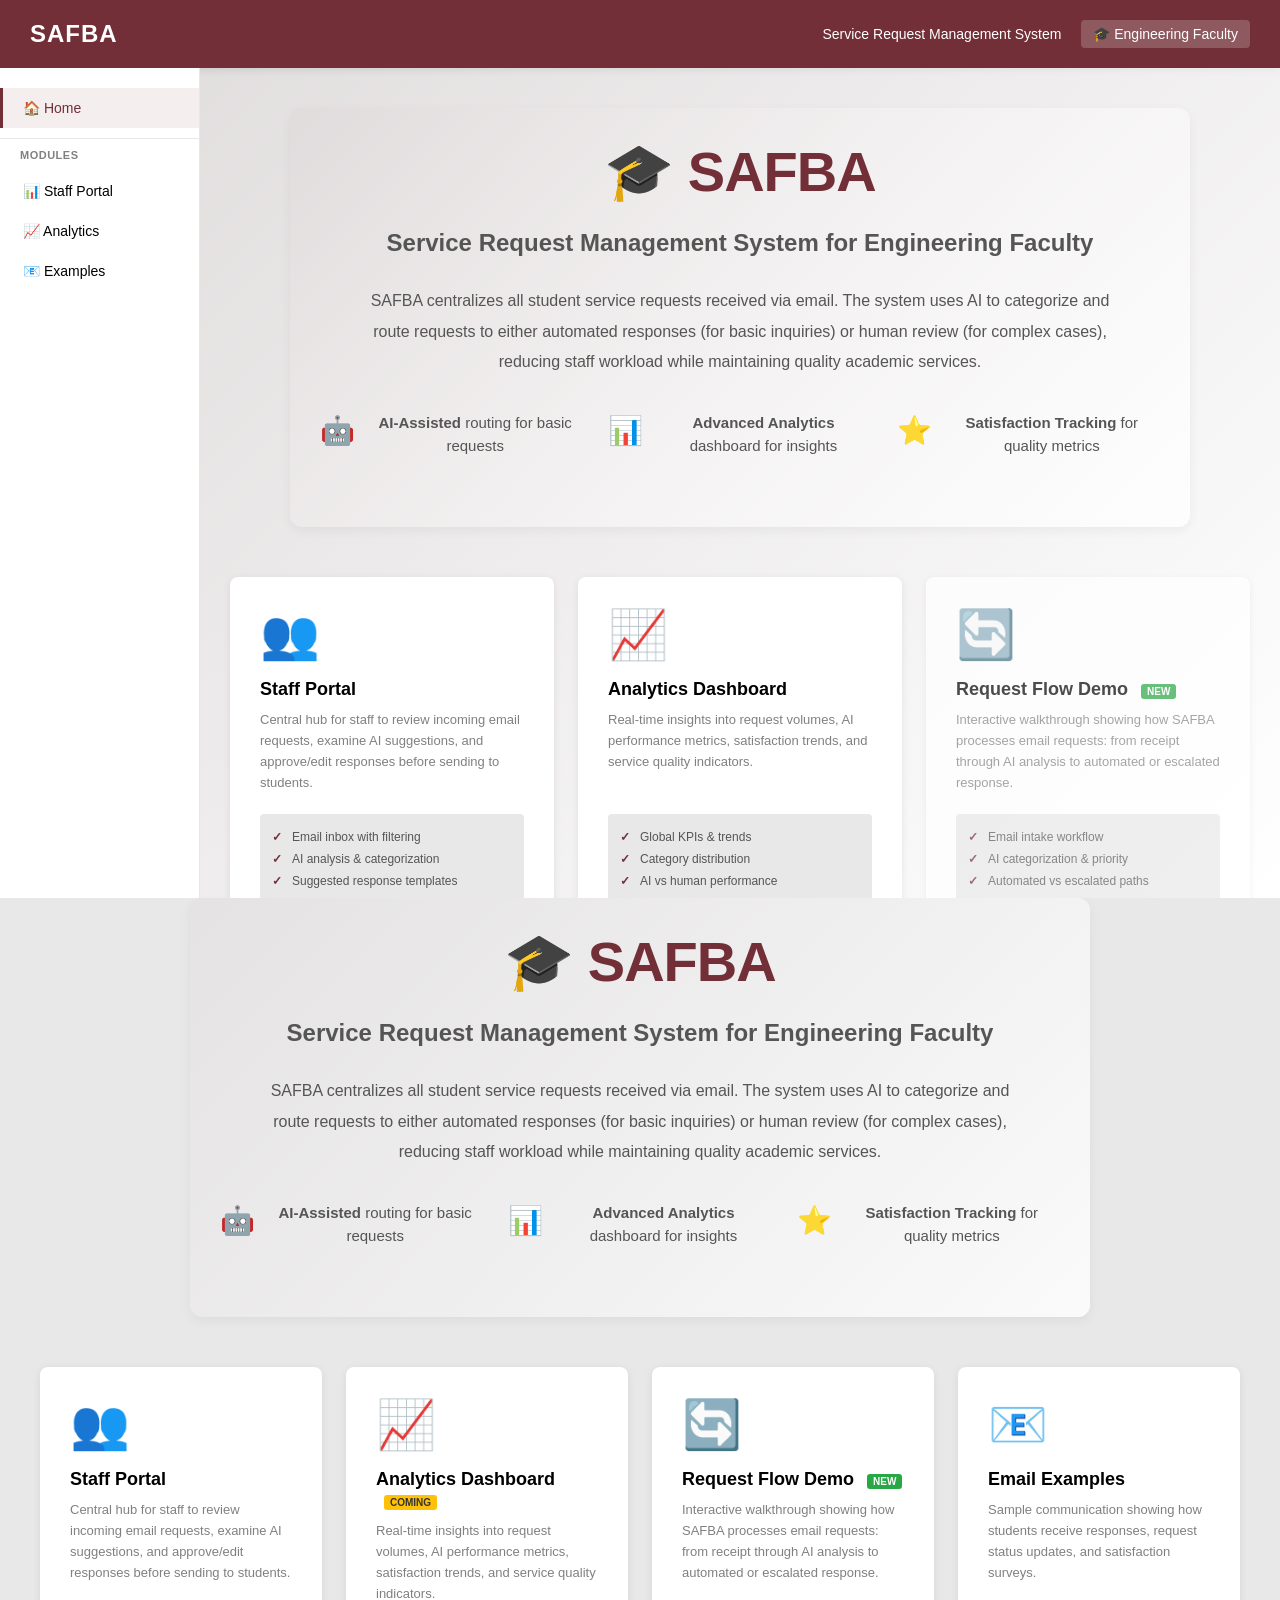
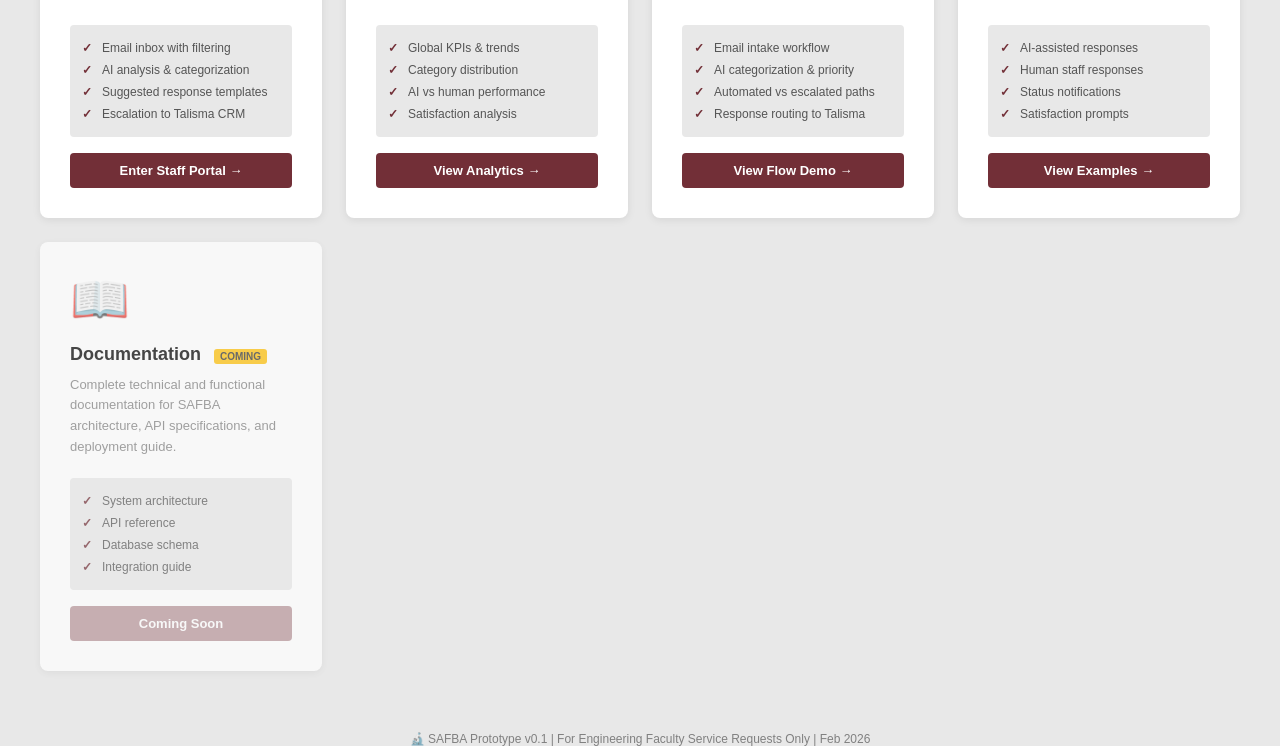
<file: index.html>
<!DOCTYPE html>
<html lang="en">
<head>
    <meta charset="UTF-8">
    <meta name="viewport" content="width=device-width, initial-scale=1.0">
    <title>SAFBA - Service Request Management System</title>
    <link rel="stylesheet" href="styles.css">
</head>
<body>
    <!-- Header -->
    <header>
        <div class="logo">SAFBA</div>
        <div class="header-info">
            <span>Service Request Management System</span>
            <div class="user-badge">🎓 Engineering Faculty</div>
        </div>
    </header>

    <!-- Main Container -->
    <div class="container">
        <!-- Sidebar -->
        <aside class="sidebar">
            <div class="nav-item active">🏠 Home</div>
            <div style="border-top: 1px solid var(--light-grey); margin: 10px 0; padding: 0 20px;">
                <div style="font-size: 11px; font-weight: 600; color: var(--grey); text-transform: uppercase; letter-spacing: 0.5px; margin-top: 10px;">Modules</div>
            </div>
            <div class="nav-item"><a href="staff-portal.html" style="color: inherit; text-decoration: none; display: block;">📊 Staff Portal</a></div>
            <div class="nav-item"><a href="analytics.html" style="color: inherit; text-decoration: none; display: block;">📈 Analytics</a></div>
            <div class="nav-item"><a href="email-examples.html" style="color: inherit; text-decoration: none; display: block;">📧 Examples</a></div>
        </aside>

        <!-- Main Content -->
        <div class="main-content">
            <div class="view-section home-view active" style="display: flex !important; flex-direction: column;">
                <div class="home-header">
                    <div class="home-title">🎓 SAFBA</div>
                    <div class="home-subtitle">Service Request Management System for Engineering Faculty</div>
                    <div class="home-description">
                        SAFBA centralizes all student service requests received via email. The system uses AI to categorize and route requests to either automated responses (for basic inquiries) or human review (for complex cases), reducing staff workload while maintaining quality academic services.
                    </div>

                    <div class="feature-list">
                        <div class="feature-item">
                            <div class="feature-icon">🤖</div>
                            <div class="feature-text"><strong>AI-Assisted</strong> routing for basic requests</div>
                        </div>
                        <div class="feature-item">
                            <div class="feature-icon">📊</div>
                            <div class="feature-text"><strong>Advanced Analytics</strong> dashboard for insights</div>
                        </div>
                        <div class="feature-item">
                            <div class="feature-icon">⭐</div>
                            <div class="feature-text"><strong>Satisfaction Tracking</strong> for quality metrics</div>
                        </div>
                    </div>
                </div>

                <!-- Module Grid -->
                <div class="module-grid">
                    <!-- Staff Portal -->
                    <div class="module-card" onclick="window.location.href='staff-portal.html'">
                        <div class="module-icon">👥</div>
                        <div class="module-title">Staff Portal</div>
                        <div class="module-description">
                            Central hub for staff to review incoming email requests, examine AI suggestions, and approve/edit responses before sending to students.
                        </div>
                        <div class="module-features">
                            <ul>
                                <li>Email inbox with filtering</li>
                                <li>AI analysis & categorization</li>
                                <li>Suggested response templates</li>
                                <li>Escalation to Talisma CRM</li>
                            </ul>
                        </div>
                        <button class="module-link">Enter Staff Portal →</button>
                    </div>

                    <!-- Analytics Dashboard -->
                    <div class="module-card" onclick="window.location.href='analytics.html'">
                        <div class="module-icon">📈</div>
                        <div class="module-title">Analytics Dashboard</div>
                        <div class="module-description">
                            Real-time insights into request volumes, AI performance metrics, satisfaction trends, and service quality indicators.
                        </div>
                        <div class="module-features">
                            <ul>
                                <li>Global KPIs & trends</li>
                                <li>Category distribution</li>
                                <li>AI vs human performance</li>
                                <li>Satisfaction analysis</li>
                            </ul>
                        </div>
                        <button class="module-link">View Analytics →</button>
                    </div>

                    <!-- Request Flow Demo -->
                    <div class="module-card" style="opacity: 0.7; cursor: not-allowed;">
                        <div class="module-icon">🔄</div>
                        <div class="module-title">Request Flow Demo <span class="badge-new">new</span></div>
                        <div class="module-description">
                            Interactive walkthrough showing how SAFBA processes email requests: from receipt through AI analysis to automated or escalated response.
                        </div>
                        <div class="module-features">
                            <ul>
                                <li>Email intake workflow</li>
                                <li>AI categorization & priority</li>
                                <li>Automated vs escalated paths</li>
                                <li>Response routing to Talisma</li>
                            </ul>
                        </div>
                        <button class="module-link" style="opacity: 0.5;">Coming Soon</button>
                    </div>

                    <!-- Email Examples -->
                    <div class="module-card" onclick="window.location.href='email-examples.html'">
                        <div class="module-icon">📧</div>
                        <div class="module-title">Email Examples</div>
                        <div class="module-description">
                            Sample communications showing how students receive responses, request status updates, and satisfaction surveys.
                        </div>
                        <div class="module-features">
                            <ul>
                                <li>AI-assisted responses</li>
                                <li>Human staff responses</li>
                                <li>Status notifications</li>
                                <li>Satisfaction prompts</li>
                            </ul>
                        </div>
                        <button class="module-link">View Examples →</button>
                    </div>

                    <!-- Documentation -->
                    <div class="module-card" style="opacity: 0.7; cursor: not-allowed;">
                        <div class="module-icon">📖</div>
                        <div class="module-title">Documentation <span class="badge-beta">coming</span></div>
                        <div class="module-description">
                            Complete technical and functional documentation for SAFBA architecture, API specifications, and deployment guide.
                        </div>
                        <div class="module-features">
                            <ul>
                                <li>System architecture</li>
                                <li>API reference</li>
                                <li>Database schema</li>
                                <li>Integration guide</li>
                            </ul>
                        </div>
                        <button class="module-link" style="opacity: 0.5;">Coming Soon</button>
                    </div>

                    <!-- Talisma Integration -->
                    <div class="module-card" style="opacity: 0.7; cursor: not-allowed;">
                        <div class="module-icon">🔗</div>
                        <div class="module-title">Talisma Integration <span class="badge-beta">coming</span></div>
                        <div class="module-description">
                            Seamless integration with Talisma CRM for escalated requests and maintaining student history records.
                        </div>
                        <div class="module-features">
                            <ul>
                                <li>Request escalation</li>
                                <li>Case management sync</li>
                                <li>Student history</li>
                                <li>Automated handoff</li>
                            </ul>
                        </div>
                        <button class="module-link" style="opacity: 0.5;">Coming Soon</button>
                    </div>
                </div>

                <div class="footer-note">
                    🔬 SAFBA Prototype v0.2 | For Engineering Faculty Service Requests Only | Feb 2026
                </div>
            </div>
        </div>
    </div>
</body>
</html>
                <div class="home-header">
                    <div class="home-title">🎓 SAFBA</div>
                    <div class="home-subtitle">Service Request Management System for Engineering Faculty</div>
                    <div class="home-description">
                        SAFBA centralizes all student service requests received via email. The system uses AI to categorize and route requests to either automated responses (for basic inquiries) or human review (for complex cases), reducing staff workload while maintaining quality academic services.
                    </div>

                    <div class="feature-list">
                        <div class="feature-item">
                            <div class="feature-icon">🤖</div>
                            <div class="feature-text"><strong>AI-Assisted</strong> routing for basic requests</div>
                        </div>
                        <div class="feature-item">
                            <div class="feature-icon">📊</div>
                            <div class="feature-text"><strong>Advanced Analytics</strong> dashboard for insights</div>
                        </div>
                        <div class="feature-item">
                            <div class="feature-icon">⭐</div>
                            <div class="feature-text"><strong>Satisfaction Tracking</strong> for quality metrics</div>
                        </div>
                    </div>
                </div>

                <!-- Module Grid -->
                <div class="module-grid">
                    <!-- Staff Portal -->
                    <div class="module-card" onclick="window.location.href='staff-portal.html'">
                        <div class="module-icon">👥</div>
                        <div class="module-title">Staff Portal</div>
                        <div class="module-description">
                            Central hub for staff to review incoming email requests, examine AI suggestions, and approve/edit responses before sending to students.
                        </div>
                        <div class="module-features">
                            <ul>
                                <li>Email inbox with filtering</li>
                                <li>AI analysis & categorization</li>
                                <li>Suggested response templates</li>
                                <li>Escalation to Talisma CRM</li>
                            </ul>
                        </div>
                        <button class="module-link">Enter Staff Portal →</button>
                    </div>

                    <!-- Analytics Dashboard -->
                    <div class="module-card" onclick="window.location.href='analytics.html'">
                        <div class="module-icon">📈</div>
                        <div class="module-title">Analytics Dashboard <span class="badge-beta">coming</span></div>
                        <div class="module-description">
                            Real-time insights into request volumes, AI performance metrics, satisfaction trends, and service quality indicators.
                        </div>
                        <div class="module-features">
                            <ul>
                                <li>Global KPIs & trends</li>
                                <li>Category distribution</li>
                                <li>AI vs human performance</li>
                                <li>Satisfaction analysis</li>
                            </ul>
                        </div>
                        <button class="module-link">View Analytics →</button>
                    </div>

                    <!-- Request Flow Demo -->
                    <div class="module-card" onclick="window.location.href='#'">
                        <div class="module-icon">🔄</div>
                        <div class="module-title">Request Flow Demo <span class="badge-new">new</span></div>
                        <div class="module-description">
                            Interactive walkthrough showing how SAFBA processes email requests: from receipt through AI analysis to automated or escalated response.
                        </div>
                        <div class="module-features">
                            <ul>
                                <li>Email intake workflow</li>
                                <li>AI categorization & priority</li>
                                <li>Automated vs escalated paths</li>
                                <li>Response routing to Talisma</li>
                            </ul>
                        </div>
                        <button class="module-link">View Flow Demo →</button>
                    </div>

                    <!-- Email Examples -->
                    <div class="module-card" onclick="window.location.href='email-examples.html'">
                        <div class="module-icon">📧</div>
                        <div class="module-title">Email Examples</div>
                        <div class="module-description">
                            Sample communication showing how students receive responses, request status updates, and satisfaction surveys.
                        </div>
                        <div class="module-features">
                            <ul>
                                <li>AI-assisted responses</li>
                                <li>Human staff responses</li>
                                <li>Status notifications</li>
                                <li>Satisfaction prompts</li>
                            </ul>
                        </div>
                        <button class="module-link">View Examples →</button>
                    </div>

                    <!-- Documentation -->
                    <div class="module-card" style="opacity: 0.7; cursor: not-allowed;">
                        <div class="module-icon">📖</div>
                        <div class="module-title">Documentation <span class="badge-beta">coming</span></div>
                        <div class="module-description">
                            Complete technical and functional documentation for SAFBA architecture, API specifications, and deployment guide.
                        </div>
                        <div class="module-features">
                            <ul>
                                <li>System architecture</li>
                                <li>API reference</li>
                                <li>Database schema</li>
                                <li>Integration guide</li>
                            </ul>
                        </div>
                        <button class="module-link" style="opacity: 0.5;">Coming Soon</button>
                    </div>
                </div>

                <div class="footer-note">
                    🔬 SAFBA Prototype v0.1 | For Engineering Faculty Service Requests Only | Feb 2026
                </div>
            </div>
            <div id="dashboard-view" class="view-section">
                <div class="dashboard-header">
                    <h1>Inbox</h1>
                    <p>Manage incoming student requests with AI assistance</p>
                </div>

                <!-- Filters -->
                <div class="filters-panel">
                    <div class="filters-grid">
                        <div class="filter-group">
                            <label>Status</label>
                            <select id="filter-status">
                                <option value="">All Statuses</option>
                                <option value="new">New</option>
                                <option value="in-progress">In Progress</option>
                                <option value="replied">Replied</option>
                            </select>
                        </div>
                        <div class="filter-group">
                            <label>Priority</label>
                            <select id="filter-priority">
                                <option value="">All Priorities</option>
                                <option value="high">High</option>
                                <option value="medium">Medium</option>
                                <option value="low">Low</option>
                            </select>
                        </div>
                        <div class="filter-group">
                            <label>Category</label>
                            <select id="filter-category">
                                <option value="">All Categories</option>
                                <option value="admission">Admission Inquiry</option>
                                <option value="financial">Financial Aid</option>
                                <option value="academic">Academic Support</option>
                                <option value="housing">Housing</option>
                                <option value="other">Other</option>
                            </select>
                        </div>
                        <div class="filter-group">
                            <label>Sort By</label>
                            <select id="sort-by">
                                <option value="recent">Most Recent</option>
                                <option value="priority">Highest Priority</option>
                            </select>
                        </div>
                        <div class="button-group">
                            <button class="btn-secondary btn-small" onclick="resetFilters()">Reset</button>
                        </div>
                    </div>
                </div>

                <!-- Request List -->
                <div class="request-list" id="request-list">
                    <!-- Populated by JavaScript -->
                </div>
            </div>

            <!-- Detail View -->
            <div id="detail-view" class="view-section">
                <div class="detail-view-content">
                    <div class="detail-main">
                        <div class="detail-back">
                            <button class="back-btn" onclick="backToDashboard()">← Back to Inbox</button>
                        </div>
                        <div class="detail-header" id="detail-header">
                            <!-- Populated by JavaScript -->
                        </div>
                        <div class="detail-section">
                            <h3>Student Message</h3>
                            <div class="message-content" id="detail-message">
                                <!-- Populated by JavaScript -->
                            </div>
                        </div>
                    </div>

                    <!-- AI Suggestions Panel -->
                    <div class="ai-suggestions" id="ai-panel">
                        <!-- Populated by JavaScript -->
                    </div>
                </div>
            </div>

            <!-- Student View Example -->
            <div id="analytics-view" class="view-section">
                <div class="dashboard-header">
                    <h1>Analytics Dashboard</h1>
                    <p>Real-time metrics and performance insights for SAFBA</p>
                </div>

                <!-- KPI Cards -->
                <div class="kpi-grid">
                    <div class="kpi-card">
                        <div class="kpi-label">Total Requests</div>
                        <div class="kpi-value">2,847</div>
                        <div class="kpi-change">↑ 12% from last month</div>
                    </div>
                    <div class="kpi-card">
                        <div class="kpi-label">Avg Response Time</div>
                        <div class="kpi-value">4.2h</div>
                        <div class="kpi-change">↓ 0.5h improvement</div>
                    </div>
                    <div class="kpi-card">
                        <div class="kpi-label">Resolution Rate</div>
                        <div class="kpi-value">94.3%</div>
                        <div class="kpi-change">↑ 2.1% improvement</div>
                    </div>
                    <div class="kpi-card">
                        <div class="kpi-label">Avg Satisfaction</div>
                        <div class="kpi-value">4.6★</div>
                        <div class="kpi-change">↑ 0.3 from last month</div>
                    </div>
                </div>

                <!-- Charts Section -->
                <div style="display: grid; grid-template-columns: 1fr 1fr; gap: 20px; margin-bottom: 20px;">
                    <!-- Requests by Category -->
                    <div class="chart-container">
                        <div class="chart-title">Requests by Category</div>
                        <div style="padding: 15px;">
                            <div class="stat-row">
                                <span class="stat-label">Course Registration</span>
                                <span class="stat-value">856 (30%)</span>
                            </div>
                            <div class="stat-bar">
                                <div class="stat-bar-fill" style="width: 30%;"></div>
                            </div>

                            <div class="stat-row" style="margin-top: 16px;">
                                <span class="stat-label">Academic Sequences</span>
                                <span class="stat-value">714 (25%)</span>
                            </div>
                            <div class="stat-bar">
                                <div class="stat-bar-fill" style="width: 25%;"></div>
                            </div>

                            <div class="stat-row" style="margin-top: 16px;">
                                <span class="stat-label">Program Changes</span>
                                <span class="stat-value">612 (21%)</span>
                            </div>
                            <div class="stat-bar">
                                <div class="stat-bar-fill" style="width: 21%;"></div>
                            </div>

                            <div class="stat-row" style="margin-top: 16px;">
                                <span class="stat-label">Exam & Regulations</span>
                                <span class="stat-value">665 (24%)</span>
                            </div>
                            <div class="stat-bar">
                                <div class="stat-bar-fill" style="width: 24%;"></div>
                            </div>
                        </div>
                    </div>

                    <!-- AI vs Human Handled -->
                    <div class="chart-container">
                        <div class="chart-title">AI vs Human-Handled Requests</div>
                        <div style="padding: 15px;">
                            <div class="stat-row">
                                <span class="stat-label">AI-Assisted Responses</span>
                                <span class="stat-value">1,868 (66%)</span>
                            </div>
                            <div class="stat-bar">
                                <div class="stat-bar-fill" style="width: 66%;"></div>
                            </div>

                            <div class="stat-row" style="margin-top: 16px;">
                                <span class="stat-label">Human Manual Review</span>
                                <span class="stat-value">979 (34%)</span>
                            </div>
                            <div class="stat-bar">
                                <div class="stat-bar-fill" style="width: 34%; background-color: #8B3A47;"></div>
                            </div>

                            <div style="margin-top: 20px; padding: 12px; background-color: #F5F5F5; border-radius: 4px; font-size: 12px; color: var(--dark-grey);">
                                <strong>AI Efficiency:</strong> Reduced manual staff workload by 66% while maintaining 94.3% resolution rate
                            </div>
                        </div>
                    </div>
                </div>

                <!-- Satisfaction Metrics -->
                <div style="display: grid; grid-template-columns: 1fr 1fr; gap: 20px;">
                    <!-- Satisfaction by Response Type -->
                    <div class="chart-container">
                        <div class="chart-title">Avg Satisfaction by Response Type</div>
                        <div style="padding: 15px;">
                            <div class="stat-row">
                                <span class="stat-label">AI-Assisted Responses</span>
                                <span class="stat-value">4.5★</span>
                            </div>
                            <div style="font-size: 13px; color: var(--grey);">Based on 1,868 ratings</div>

                            <div class="stat-row" style="margin-top: 16px;">
                                <span class="stat-label">Human-Reviewed Responses</span>
                                <span class="stat-value">4.7★</span>
                            </div>
                            <div style="font-size: 13px; color: var(--grey);">Based on 979 ratings</div>

                            <div style="margin-top: 20px; padding: 12px; background-color: #D4EDDA; border-radius: 4px; font-size: 12px; color: #155724;">
                                ✓ AI-assisted responses perform well, with minimal difference from human-reviewed
                            </div>
                        </div>
                    </div>

                    <!-- Request Status Distribution -->
                    <div class="chart-container">
                        <div class="chart-title">Request Status Distribution</div>
                        <div style="padding: 15px;">
                            <div class="stat-row">
                                <span class="stat-label">Resolved</span>
                                <span class="stat-value">2,688 (94.4%)</span>
                            </div>
                            <div class="stat-bar">
                                <div class="stat-bar-fill" style="width: 94%; background-color: #28a745;"></div>
                            </div>

                            <div class="stat-row" style="margin-top: 16px;">
                                <span class="stat-label">In Progress</span>
                                <span class="stat-value">142 (5%)</span>
                            </div>
                            <div class="stat-bar">
                                <div class="stat-bar-fill" style="width: 5%; background-color: #ffc107;"></div>
                            </div>

                            <div class="stat-row" style="margin-top: 16px;">
                                <span class="stat-label">Pending Escalation</span>
                                <span class="stat-value">17 (0.6%)</span>
                            </div>
                            <div class="stat-bar">
                                <div class="stat-bar-fill" style="width: 0.6%; background-color: #dc3545;"></div>
                            </div>
                        </div>
                    </div>
                </div>

                <div class="footer-note" style="margin-top: 30px;">
                    Last updated: Today at 2:45 PM | Data period: Feb 1-3, 2026
                </div>
            </div>

            <!-- Student View Example -->
            <div id="student-view" class="view-section">
                <div class="dashboard-header">
                    <h1>Email Response Examples</h1>
                    <p>Sample communications showing AI-assisted and human-reviewed responses with satisfaction feedback</p>
                </div>

                <div class="email-container">
                    <!-- Email 1: AI-Assisted Response (Completed) -->
                    <div class="email-card">
                        <div class="email-header">
                            <div class="email-title">Your Request Has Been Answered</div>
                            <div class="email-id">Request ID: REQ-2025-001 | Status: ✓ Resolved</div>
                        </div>
                        <div class="email-body">
                            <div class="status-indicator">
                                ✓ Your request has been reviewed and a response is below.
                            </div>

                            <h3 style="margin-bottom: 12px; font-size: 14px; font-weight: 600; color: var(--dark-grey);">STUDENT'S ORIGINAL INQUIRY</h3>
                            <div class="message-content">
                                Subject: Course Registration Help - Fall 2025<br><br>
                                Hi,<br><br>
                                I'm having trouble registering for my core courses for Fall 2025. I was able to register for three courses but when I try to add my fourth course (ENGR 301), the system says I don't have the prerequisites. However, I completed ENGR 201 last semester and got an A. Can you help me resolve this?<br><br>
                                Thanks,<br>
                                Alex Johnson<br>
                                Student ID: 001234567
                            </div>

                            <div class="response-section">
                                <div class="response-label">RESPONSE FROM ENGINEERING FACULTY</div>
                                <div class="response-text">
                                    Dear Alex,<br><br>
                                    Thank you for reaching out! I've reviewed your registration issue.<br><br>
                                    The system holds a temporary hold on new prerequisites for 2-3 days after semester end. Since you completed ENGR 201 last semester with an A grade, your transcript data needs to sync with the registration system.<br><br>
                                    <strong>Solution:</strong> Please try registering again tomorrow (February 5th). If the hold persists, contact the Registrar's Office at registrar@university.edu and reference your REQ-2025-001 request.<br><br>
                                    If you have additional questions, feel free to reply to this email.<br><br>
                                    Best regards,<br>
                                    Dr. Sarah Chen<br>
                                    Engineering Academic Advising<br>
                                    Faculty of Engineering
                                </div>
                                <div style="font-size: 11px; color: var(--grey); margin-top: 8px;">
                                    <span class="ai-assisted-badge">AI-Assisted</span> <span style="margin-left: 8px;">This response was generated with AI assistance and reviewed by faculty staff before sending.</span>
                                </div>
                            </div>

                            <!-- Satisfaction Rating -->
                            <div class="satisfaction-section">
                                <div class="satisfaction-label">How satisfied are you with this response?</div>
                                <div class="star-rating" id="rating-1">
                                    <span class="star empty" onclick="setRating(1, 1)">★</span>
                                    <span class="star empty" onclick="setRating(1, 2)">★</span>
                                    <span class="star empty" onclick="setRating(1, 3)">★</span>
                                    <span class="star empty" onclick="setRating(1, 4)">★</span>
                                    <span class="star empty" onclick="setRating(1, 5)">★</span>
                                </div>
                                <textarea class="feedback-textarea" id="feedback-1" placeholder="(Optional) Tell us how we can improve..."></textarea>
                                <button class="submit-feedback-btn" onclick="submitFeedback(1)">Submit Feedback</button>
                            </div>
                        </div>
                    </div>

                    <!-- Email 2: Human Response (Complex Case) -->
                    <div class="email-card">
                        <div class="email-header">
                            <div class="email-title">Your Request Has Been Reviewed</div>
                            <div class="email-id">Request ID: REQ-2025-002 | Status: ✓ Resolved</div>
                        </div>
                        <div class="email-body">
                            <div class="status-indicator" style="background-color: #D1ECF1; border-left-color: #0C5460; color: #0C5460;">
                                ✓ Your request required manual review and has been handled by our staff.
                            </div>

                            <h3 style="margin-bottom: 12px; font-size: 14px; font-weight: 600; color: var(--dark-grey);">STUDENT'S ORIGINAL INQUIRY</h3>
                            <div class="message-content">
                                Subject: Program Change Request - Computer Engineering to Software Engineering<br><br>
                                Hi,<br><br>
                                I'm currently in the Computer Engineering program (Year 2) and I've been thinking about switching to Software Engineering. I'm concerned about how this will affect my graduation timeline and transcript. Can I still graduate on time? What courses would I need to retake?<br><br>
                                Thanks,<br>
                                Jordan Martinez<br>
                                Student ID: 001234568
                            </div>

                            <div class="response-section">
                                <div class="response-label">RESPONSE FROM FACULTY ADVISOR</div>
                                <div class="response-text">
                                    Dear Jordan,<br><br>
                                    Thank you for reaching out about your program change request. This is a great question and we're happy to help you navigate this transition.<br><br>
                                    <strong>Program Change Overview:</strong><br>
                                    Good news! Switching from Computer Engineering to Software Engineering is very feasible given your current progress. While there are some differing courses in Years 3-4, many of your Year 1-2 courses will transfer as general engineering credits.<br><br>
                                    <strong>Timeline Impact:</strong> You should still be able to graduate on time (Spring 2027) with careful course planning. We recommend retaking: SOFT 301 (Software Design), SOFT 310 (Databases), and SOFT 401 (Advanced Algorithms).<br><br>
                                    <strong>Next Steps:</strong> I'd like to meet with you to:<br>
                                    • Review your completed courses and transcripts<br>
                                    • Create a customized course plan for Years 3-4<br>
                                    • Ensure all requirements are met<br><br>
                                    Please book a 30-minute advising appointment at: advising.university.edu/bookings<br>
                                    I have availability on Feb 7th, 10th, and 12th.<br><br>
                                    Looking forward to helping you succeed!<br><br>
                                    Best regards,<br>
                                    Prof. Michael Rodriguez<br>
                                    Academic Advisor, Faculty of Engineering
                                </div>
                                <div style="font-size: 11px; color: var(--grey); margin-top: 8px;">
                                    <span style="background-color: #E7E7E7; color: #333; padding: 2px 6px; border-radius: 3px; font-weight: 600; text-transform: uppercase;">Manual Review</span> <span style="margin-left: 8px;">This response required manual review by faculty staff due to complexity.</span>
                                </div>
                            </div>

                            <!-- Satisfaction Rating -->
                            <div class="satisfaction-section">
                                <div class="satisfaction-label">How satisfied are you with this response?</div>
                                <div class="star-rating" id="rating-2">
                                    <span class="star empty" onclick="setRating(2, 1)">★</span>
                                    <span class="star empty" onclick="setRating(2, 2)">★</span>
                                    <span class="star empty" onclick="setRating(2, 3)">★</span>
                                    <span class="star empty" onclick="setRating(2, 4)">★</span>
                                    <span class="star empty" onclick="setRating(2, 5)">★</span>
                                </div>
                                <textarea class="feedback-textarea" id="feedback-2" placeholder="(Optional) Tell us how we can improve..."></textarea>
                                <button class="submit-feedback-btn" onclick="submitFeedback(2)">Submit Feedback</button>
                            </div>
                        </div>
                    </div>

                    <!-- Email 3: In Progress -->
                    <div class="email-card">
                        <div class="email-header">
                            <div class="email-title">Your Request Is Being Processed</div>
                            <div class="email-id">Request ID: REQ-2025-003 | Status: ⏳ In Progress</div>
                        </div>
                        <div class="email-body">
                            <div class="status-indicator" style="background-color: #FFF3CD; border-left-color: #856404; color: #856404;">
                                ⏳ Your request is being reviewed. We'll send you a response within 24 hours.
                            </div>

                            <h3 style="margin-bottom: 12px; font-size: 14px; font-weight: 600; color: var(--dark-grey);">STUDENT'S ORIGINAL INQUIRY</h3>
                            <div class="message-content">
                                Subject: Late Drop Request - ENGR 250<br><br>
                                Hi,<br><br>
                                I'd like to request a late drop for ENGR 250. I have a medical reason for this request and I have documentation from Student Health Services. The normal drop deadline has passed but I believe this qualifies for a late drop exception.<br><br>
                                Attached: Medical Certificate<br><br>
                                Thanks,<br>
                                Casey Kim<br>
                                Student ID: 001234569
                            </div>

                            <div class="response-section" style="opacity: 0.7;">
                                <div class="response-label">STATUS</div>
                                <p style="font-size: 13px; color: var(--grey); line-height: 1.6;">
                                    Your request has been received and we've reviewed your medical documentation. This is being escalated to the Dean of Student Affairs for a final decision on the late drop exception.<br><br>
                                    We typically provide a response within 24-48 hours. You'll receive an email with the decision and next steps.<br><br>
                                    <strong>In the meantime:</strong> Please continue attending class unless you receive approval for the late drop.
                                </p>
                            </div>

                            <!-- No satisfaction rating yet - request in progress -->
                            <div style="background-color: #F0F0F0; padding: 12px; border-radius: 4px; margin-top: 20px; text-align: center; font-size: 12px; color: var(--grey);">
                                Once we send you a response, you'll be able to rate your satisfaction with the service.
                            </div>
                        </div>
                    </div>
                </div>
            </div>
        </div>
    </div>

    <script>
        // Satisfaction Rating System
        function setRating(emailId, rating) {
            const ratingContainer = document.getElementById(`rating-${emailId}`);
            const stars = ratingContainer.querySelectorAll('.star');
            
            stars.forEach((star, index) => {
                if (index < rating) {
                    star.classList.remove('empty');
                    star.classList.add('selected');
                } else {
                    star.classList.remove('selected');
                    star.classList.add('empty');
                }
            });
        }

        function submitFeedback(emailId) {
            const ratingContainer = document.getElementById(`rating-${emailId}`);
            const selectedStars = ratingContainer.querySelectorAll('.star:not(.empty)').length;
            const feedbackText = document.getElementById(`feedback-${emailId}`).value;
            const button = event.target;

            if (selectedStars === 0) {
                alert('Please select a star rating before submitting');
                return;
            }

            // Simulate submission
            const feedback = {
                requestId: `REQ-2025-00${emailId}`,
                rating: selectedStars,
                comment: feedbackText,
                timestamp: new Date().toLocaleString()
            };

            console.log('Feedback submitted:', feedback);

            // Show success message
            const section = button.closest('.satisfaction-section');
            section.innerHTML = `
                <div class="feedback-submitted">
                    ✓ Thank you! Your feedback has been recorded. This helps us improve our service.
                </div>
            `;
        }

        // Navigation Function
        function navigateTo(viewId) {
            document.querySelectorAll('.nav-item').forEach(item => {
                if (item.getAttribute('data-view') === viewId) {
                    item.click();
                }
            });
        }

        // Mock Data
        const mockRequests = [
            {
                id: 1,
                student: "Alex Johnson",
                email: "ajohn095@uottawa.ca",
                receivedTime: "2 hours ago",
                message: "Hi,\n\nI'm interested in applying for admission. Can you provide information about the application timeline and required documents for the Fall 2025 semester?\n\nThanks,\nAlex Johnson",
                status: "new",
                priority: "high",
                category: "admission",
                aiCategory: "Admission Inquiry",
                aiPriority: "High",
                aiConfidence: "high",
                suggestedResponse: "Thank you for your inquiry! The Fall 2025 application deadline is May 15th. Required documents include completed application form, official transcripts, SAT/ACT scores, and a personal essay. Please visit admissions.university.edu for the full list."
            },
            {
                id: 2,
                student: "Jordan Martinez",
                email: "jmart082@uottawa.ca",
                receivedTime: "4 hours ago",
                message: "Hello,\n\nI have been approved for financial aid, but I have questions about loan options and how to set up a payment plan. Can someone help me understand the different types of loans available?\n\nThanks,\nJordan Martinez",
                status: "in-progress",
                priority: "high",
                category: "financial",
                aiCategory: "Financial Aid - Loan Inquiry",
                aiPriority: "High",
                aiConfidence: "high",
                suggestedResponse: "We have several loan options available including federal loans, private loans, and work-study programs. A financial aid advisor would be best suited to discuss your specific situation. Would you like to schedule a meeting?"
            },
            {
                id: 3,
                student: "Sam Chen",
                email: "schen126@uottawa.ca",
                receivedTime: "6 hours ago",
                message: "Hi there,\n\nI'm struggling with my calculus course and I'm worried I might fail. Do you have tutoring services available? Also, what's the late withdrawal deadline?\n\nSam",
                status: "new",
                priority: "high",
                category: "academic",
                aiCategory: "Academic Support - Tutoring Request",
                aiPriority: "High",
                aiConfidence: "medium",
                suggestedResponse: "Yes, we offer free tutoring through the Academic Success Center. You can visit room 301 in the Learning Commons or book an appointment online. The late withdrawal deadline for this semester is March 15th."
            },
            {
                id: 4,
                student: "Taylor Rodriguez",
                email: "trodr047@uottawa.ca",
                receivedTime: "8 hours ago",
                message: "Hello,\n\nI was assigned to Room 214 in West Hall, but I noticed there's an issue with the heating system. Can maintenance look at this? Also, I'd like to request a room change if possible.\n\nThanks",
                status: "new",
                priority: "medium",
                category: "housing",
                aiCategory: "Housing - Maintenance & Room Change",
                aiPriority: "Medium",
                aiConfidence: "medium",
                suggestedResponse: "Thank you for reporting the heating issue. We'll submit a work order to maintenance immediately. For room change requests, please fill out the housing transfer form available at housing.university.edu."
            },
            {
                id: 5,
                student: "Casey Kim",
                email: "ckim153@uottawa.ca",
                receivedTime: "12 hours ago",
                message: "Hi,\n\nI'm an international student and I need to know the process for getting my visa documents. My visa expires in 4 months. Who should I contact?\n\nCasey",
                status: "replied",
                priority: "high",
                category: "other",
                aiCategory: "International Student - Visa Support",
                aiPriority: "High",
                aiConfidence: "low",
                suggestedResponse: "Please contact the International Student Office in Building A, Room 105. They handle all visa and immigration documentation. Given your timeline, I recommend visiting in person as soon as possible."
            },
            {
                id: 6,
                student: "Morgan Lee",
                email: "mlee089@uottawa.ca",
                receivedTime: "1 day ago",
                message: "Hi,\n\nI'd like to know if I can audit the History 201 course this semester. Also, can I get a course syllabus?\n\nThanks",
                status: "replied",
                priority: "low",
                category: "academic",
                aiCategory: "Academic - Course Audit Request",
                aiPriority: "Low",
                aiConfidence: "high",
                suggestedResponse: "Yes, course audits are available! You'll need to complete an audit form and pay a reduced audit fee. The course syllabus is attached and also available on our learning management system."
            }
        ];

        let currentSelectedId = null;

        // Initialize
        function init() {
            renderRequestList(mockRequests);
            setupEventListeners();
        }

        // Render Request List
        function renderRequestList(requests = mockRequests) {
            const listContainer = document.getElementById('request-list');
            listContainer.innerHTML = '';

            if (requests.length === 0) {
                listContainer.innerHTML = '<div class="empty-state"><div class="empty-state-icon">📭</div><div class="empty-state-text">No requests found</div></div>';
                return;
            }

            requests.forEach(request => {
                const item = document.createElement('div');
                item.className = 'request-item';
                if (currentSelectedId === request.id) item.classList.add('selected');
                item.onclick = () => selectRequest(request.id);

                item.innerHTML = `
                    <div class="request-content">
                        <div class="request-header">
                            <span class="request-student">${request.student}</span>
                            <span class="request-status status-${request.status}">${request.status.replace('-', ' ')}</span>
                        </div>
                        <div class="request-preview">${request.message.substring(0, 100)}...</div>
                        <div class="request-meta">
                            <div class="meta-item">📧 ${request.email}</div>
                            <div class="meta-item">⏱️ ${request.receivedTime}</div>
                            <div class="meta-item">📁 ${request.category}</div>
                            <div class="meta-item"><span class="ai-confidence confidence-${request.aiConfidence}">AI: ${request.aiConfidence}</span></div>
                        </div>
                    </div>
                `;

                listContainer.appendChild(item);
            });
        }

        // Select Request and Show Detail
        function selectRequest(id) {
            currentSelectedId = id;
            const request = mockRequests.find(r => r.id === id);

            // Render detail view
            const headerDiv = document.getElementById('detail-header');
            headerDiv.innerHTML = `
                <h2>${request.student}</h2>
                <div class="detail-meta">
                    <span>📧 ${request.email}</span>
                    <span>⏱️ Received ${request.receivedTime}</span>
                    <span>Status: <strong>${request.status.replace('-', ' ')}</strong></span>
                </div>
            `;

            document.getElementById('detail-message').textContent = request.message;

            // Render AI suggestions panel
            const aiPanel = document.getElementById('ai-panel');
            aiPanel.innerHTML = `
                <div class="ai-header">
                    <div class="ai-icon">AI</div>
                    AI Suggestions
                </div>

                <div class="ai-disclaimer">
                    ⚠️ AI suggestions are for reference only. Please review and edit as needed before sending.
                </div>

                <div class="suggestion-item">
                    <div class="suggestion-label">Suggested Category</div>
                    <div class="suggestion-value">${request.aiCategory}</div>
                </div>

                <div class="suggestion-item">
                    <div class="suggestion-label">Suggested Priority</div>
                    <div class="suggestion-value">${request.aiPriority}</div>
                </div>

                <div class="suggestion-item">
                    <div class="suggestion-label">Confidence Level</div>
                    <div class="suggestion-value"><span class="ai-confidence confidence-${request.aiConfidence}">●${request.aiConfidence.toUpperCase()}</span></div>
                </div>

                <div class="suggestion-item">
                    <div class="suggestion-label">Suggested Response</div>
                    <div class="suggestion-value" style="font-size: 13px; line-height: 1.5;">"${request.suggestedResponse}"</div>
                </div>

                <div class="action-buttons">
                    <button class="btn-accept" onclick="acceptSuggestion(${id})">✓ Accept & Send</button>
                    <button class="btn-edit" onclick="editResponse(${id})">✏️ Edit Before Sending</button>
                    <button class="btn-ignore" onclick="ignoreSuggestion(${id})">✕ Ignore Suggestion</button>
                </div>

                <div style="margin-top: 16px; padding-top: 16px; border-top: 1px solid var(--light-grey);">
                    <button style="width: 100%; background-color: var(--light-grey); color: var(--black); border: 1px solid var(--grey); padding: 10px 12px; border-radius: 4px; cursor: pointer; font-size: 13px; font-weight: 500;" onclick="escalateRequest(${id})">⬆️ Escalate Request</button>
                </div>
            `;

            // Switch to detail view
            document.querySelectorAll('.view-section').forEach(v => v.classList.remove('active'));
            document.getElementById('detail-view').classList.add('active');

            // Update list to show selection
            renderRequestList(getCurrentFilteredRequests());
        }

        // Back to Dashboard
        function backToDashboard() {
            currentSelectedId = null;
            document.querySelectorAll('.view-section').forEach(v => v.classList.remove('active'));
            document.getElementById('dashboard-view').classList.add('active');
            renderRequestList(getCurrentFilteredRequests());
        }

        // Filter and Sort
        function getCurrentFilteredRequests() {
            const status = document.getElementById('filter-status').value;
            const priority = document.getElementById('filter-priority').value;
            const category = document.getElementById('filter-category').value;
            const sortBy = document.getElementById('sort-by').value;

            let filtered = mockRequests.filter(r => {
                return (!status || r.status === status) &&
                       (!priority || r.priority.toLowerCase() === priority) &&
                       (!category || r.category === category);
            });

            if (sortBy === 'priority') {
                const priorityOrder = { 'high': 0, 'medium': 1, 'low': 2 };
                filtered.sort((a, b) => priorityOrder[a.priority.toLowerCase()] - priorityOrder[b.priority.toLowerCase()]);
            }

            return filtered;
        }

        // Apply Filters
        function applyFilters() {
            renderRequestList(getCurrentFilteredRequests());
        }

        // Reset Filters
        function resetFilters() {
            document.getElementById('filter-status').value = '';
            document.getElementById('filter-priority').value = '';
            document.getElementById('filter-category').value = '';
            document.getElementById('sort-by').value = 'recent';
            renderRequestList(mockRequests);
        }

        // Actions
        function acceptSuggestion(id) {
            const request = mockRequests.find(r => r.id === id);
            request.status = 'replied';
            alert(`✓ Response sent to ${request.student}!\n\nThe AI-suggested response has been sent.`);
            backToDashboard();
        }

        function editResponse(id) {
            const request = mockRequests.find(r => r.id === id);
            const response = prompt('Edit the response before sending:', request.suggestedResponse);
            if (response !== null) {
                request.suggestedResponse = response;
                request.status = 'replied';
                alert(`✓ Edited response sent to ${request.student}!`);
                backToDashboard();
            }
        }

        function ignoreSuggestion(id) {
            const request = mockRequests.find(r => r.id === id);
            request.status = 'in-progress';
            alert(`Response suggestion ignored for ${request.student}. You can draft your own response.`);
            backToDashboard();
        }

        function escalateRequest(id) {
            const request = mockRequests.find(r => r.id === id);
            alert(`Request from ${request.student} has been escalated to a manager for priority handling.`);
        }

        // Setup Event Listeners
        function setupEventListeners() {
            document.getElementById('filter-status').addEventListener('change', applyFilters);
            document.getElementById('filter-priority').addEventListener('change', applyFilters);
            document.getElementById('filter-category').addEventListener('change', applyFilters);
            document.getElementById('sort-by').addEventListener('change', applyFilters);

            document.querySelectorAll('.nav-item').forEach(item => {
                item.addEventListener('click', (e) => {
                    document.querySelectorAll('.nav-item').forEach(n => n.classList.remove('active'));
                    e.target.classList.add('active');
                    const viewId = e.target.getAttribute('data-view');
                    document.querySelectorAll('.view-section').forEach(v => v.classList.remove('active'));
                    document.getElementById(viewId).classList.add('active');
                });
            });
        }

        // Initialize on load
        window.addEventListener('load', init);
    </script>
</body>
</html>
</file>
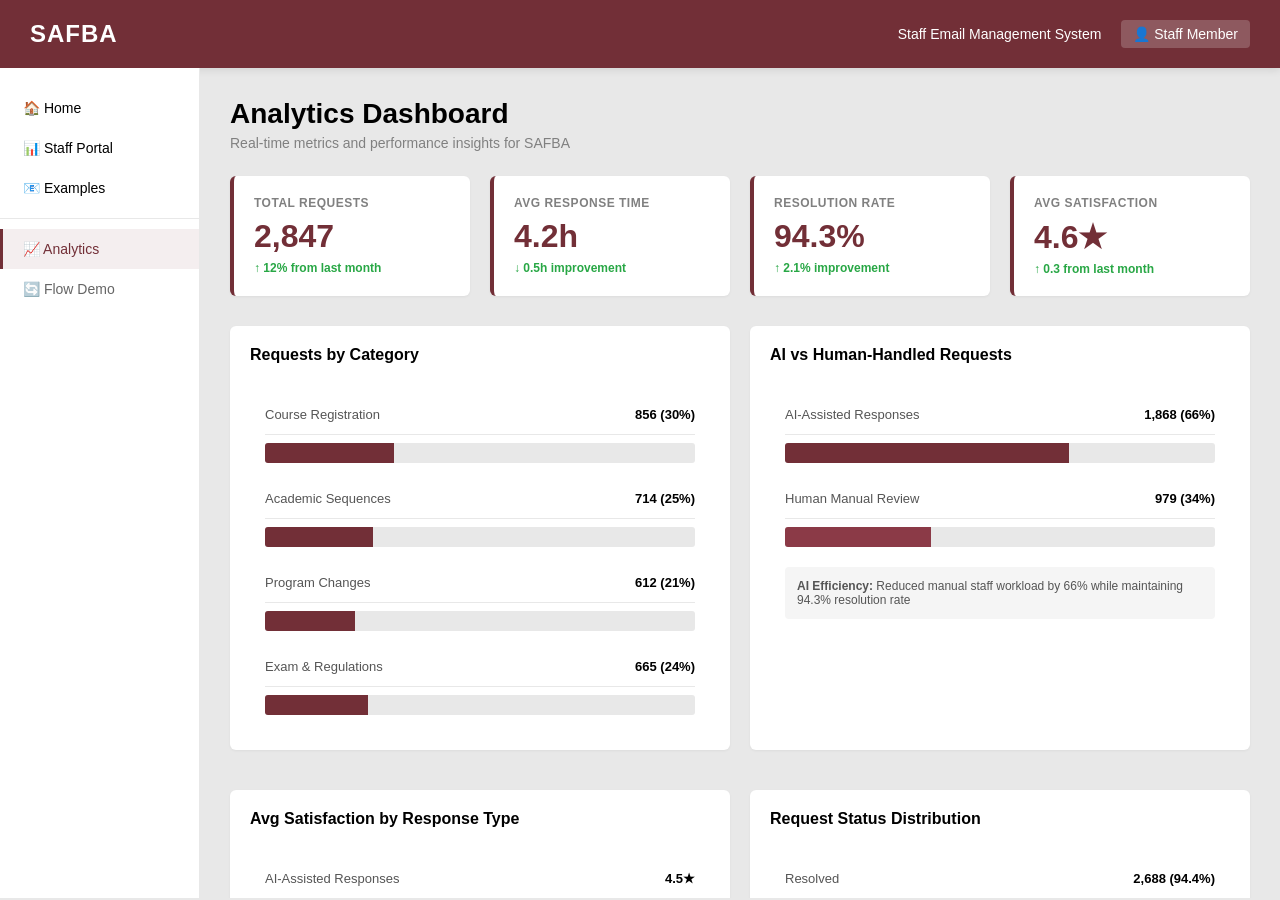
<file: analytics.html>
<!DOCTYPE html>
<html lang="en">
<head>
    <meta charset="UTF-8">
    <meta name="viewport" content="width=device-width, initial-scale=1.0">
    <title>SAFBA - Analytics Dashboard</title>
    <link rel="stylesheet" href="styles.css">
</head>
<body>
    <!-- Header -->
    <header>
        <div class="logo">SAFBA</div>
        <div class="header-info">
            <span>Staff Email Management System</span>
            <div class="user-badge">👤 Staff Member</div>
        </div>
    </header>

    <!-- Main Container -->
    <div class="container">
        <!-- Sidebar -->
        <aside class="sidebar">
            <div class="nav-item"><a href="index.html" style="color: inherit; text-decoration: none; display: block;">🏠 Home</a></div>
            <div class="nav-item"><a href="staff-portal.html" style="color: inherit; text-decoration: none; display: block;">📊 Staff Portal</a></div>
            <div class="nav-item"><a href="email-examples.html" style="color: inherit; text-decoration: none; display: block;">📧 Examples</a></div>
            <div style="border-top: 1px solid var(--light-grey); margin: 10px 0;"></div>
            <div class="nav-item active">📈 Analytics</div>
            <div class="nav-item" style="opacity: 0.6;">🔄 Flow Demo</div>
        </aside>

        <!-- Main Content -->
        <div class="main-content">
            <div class="view-section active" style="display: flex !important; flex-direction: column;">
                <div class="dashboard-header">
                    <h1>Analytics Dashboard</h1>
                    <p>Real-time metrics and performance insights for SAFBA</p>
                </div>

                <!-- KPI Cards -->
                <div class="kpi-grid">
                    <div class="kpi-card">
                        <div class="kpi-label">Total Requests</div>
                        <div class="kpi-value">2,847</div>
                        <div class="kpi-change">↑ 12% from last month</div>
                    </div>
                    <div class="kpi-card">
                        <div class="kpi-label">Avg Response Time</div>
                        <div class="kpi-value">4.2h</div>
                        <div class="kpi-change">↓ 0.5h improvement</div>
                    </div>
                    <div class="kpi-card">
                        <div class="kpi-label">Resolution Rate</div>
                        <div class="kpi-value">94.3%</div>
                        <div class="kpi-change">↑ 2.1% improvement</div>
                    </div>
                    <div class="kpi-card">
                        <div class="kpi-label">Avg Satisfaction</div>
                        <div class="kpi-value">4.6★</div>
                        <div class="kpi-change">↑ 0.3 from last month</div>
                    </div>
                </div>

                <!-- Charts Section -->
                <div style="display: grid; grid-template-columns: 1fr 1fr; gap: 20px; margin-bottom: 20px;">
                    <!-- Requests by Category -->
                    <div class="chart-container">
                        <div class="chart-title">Requests by Category</div>
                        <div style="padding: 15px;">
                            <div class="stat-row">
                                <span class="stat-label">Course Registration</span>
                                <span class="stat-value">856 (30%)</span>
                            </div>
                            <div class="stat-bar">
                                <div class="stat-bar-fill" style="width: 30%;"></div>
                            </div>

                            <div class="stat-row" style="margin-top: 16px;">
                                <span class="stat-label">Academic Sequences</span>
                                <span class="stat-value">714 (25%)</span>
                            </div>
                            <div class="stat-bar">
                                <div class="stat-bar-fill" style="width: 25%;"></div>
                            </div>

                            <div class="stat-row" style="margin-top: 16px;">
                                <span class="stat-label">Program Changes</span>
                                <span class="stat-value">612 (21%)</span>
                            </div>
                            <div class="stat-bar">
                                <div class="stat-bar-fill" style="width: 21%;"></div>
                            </div>

                            <div class="stat-row" style="margin-top: 16px;">
                                <span class="stat-label">Exam & Regulations</span>
                                <span class="stat-value">665 (24%)</span>
                            </div>
                            <div class="stat-bar">
                                <div class="stat-bar-fill" style="width: 24%;"></div>
                            </div>
                        </div>
                    </div>

                    <!-- AI vs Human Handled -->
                    <div class="chart-container">
                        <div class="chart-title">AI vs Human-Handled Requests</div>
                        <div style="padding: 15px;">
                            <div class="stat-row">
                                <span class="stat-label">AI-Assisted Responses</span>
                                <span class="stat-value">1,868 (66%)</span>
                            </div>
                            <div class="stat-bar">
                                <div class="stat-bar-fill" style="width: 66%;"></div>
                            </div>

                            <div class="stat-row" style="margin-top: 16px;">
                                <span class="stat-label">Human Manual Review</span>
                                <span class="stat-value">979 (34%)</span>
                            </div>
                            <div class="stat-bar">
                                <div class="stat-bar-fill" style="width: 34%; background-color: #8B3A47;"></div>
                            </div>

                            <div style="margin-top: 20px; padding: 12px; background-color: #F5F5F5; border-radius: 4px; font-size: 12px; color: var(--dark-grey);">
                                <strong>AI Efficiency:</strong> Reduced manual staff workload by 66% while maintaining 94.3% resolution rate
                            </div>
                        </div>
                    </div>
                </div>

                <!-- Satisfaction Metrics -->
                <div style="display: grid; grid-template-columns: 1fr 1fr; gap: 20px;">
                    <!-- Satisfaction by Response Type -->
                    <div class="chart-container">
                        <div class="chart-title">Avg Satisfaction by Response Type</div>
                        <div style="padding: 15px;">
                            <div class="stat-row">
                                <span class="stat-label">AI-Assisted Responses</span>
                                <span class="stat-value">4.5★</span>
                            </div>
                            <div style="font-size: 13px; color: var(--grey);">Based on 1,868 ratings</div>

                            <div class="stat-row" style="margin-top: 16px;">
                                <span class="stat-label">Human-Reviewed Responses</span>
                                <span class="stat-value">4.7★</span>
                            </div>
                            <div style="font-size: 13px; color: var(--grey);">Based on 979 ratings</div>

                            <div style="margin-top: 20px; padding: 12px; background-color: #D4EDDA; border-radius: 4px; font-size: 12px; color: #155724;">
                                ✓ AI-assisted responses perform well, with minimal difference from human-reviewed
                            </div>
                        </div>
                    </div>

                    <!-- Request Status Distribution -->
                    <div class="chart-container">
                        <div class="chart-title">Request Status Distribution</div>
                        <div style="padding: 15px;">
                            <div class="stat-row">
                                <span class="stat-label">Resolved</span>
                                <span class="stat-value">2,688 (94.4%)</span>
                            </div>
                            <div class="stat-bar">
                                <div class="stat-bar-fill" style="width: 94%; background-color: #28a745;"></div>
                            </div>

                            <div class="stat-row" style="margin-top: 16px;">
                                <span class="stat-label">In Progress</span>
                                <span class="stat-value">142 (5%)</span>
                            </div>
                            <div class="stat-bar">
                                <div class="stat-bar-fill" style="width: 5%; background-color: #ffc107;"></div>
                            </div>

                            <div class="stat-row" style="margin-top: 16px;">
                                <span class="stat-label">Pending Escalation</span>
                                <span class="stat-value">17 (0.6%)</span>
                            </div>
                            <div class="stat-bar">
                                <div class="stat-bar-fill" style="width: 0.6%; background-color: #dc3545;"></div>
                            </div>
                        </div>
                    </div>
                </div>

                <div class="footer-note" style="margin-top: 30px;">
                    Last updated: Today at 2:45 PM | Data period: Feb 1-3, 2026
                </div>
            </div>
        </div>
    </div>
</body>
</html>
</file>
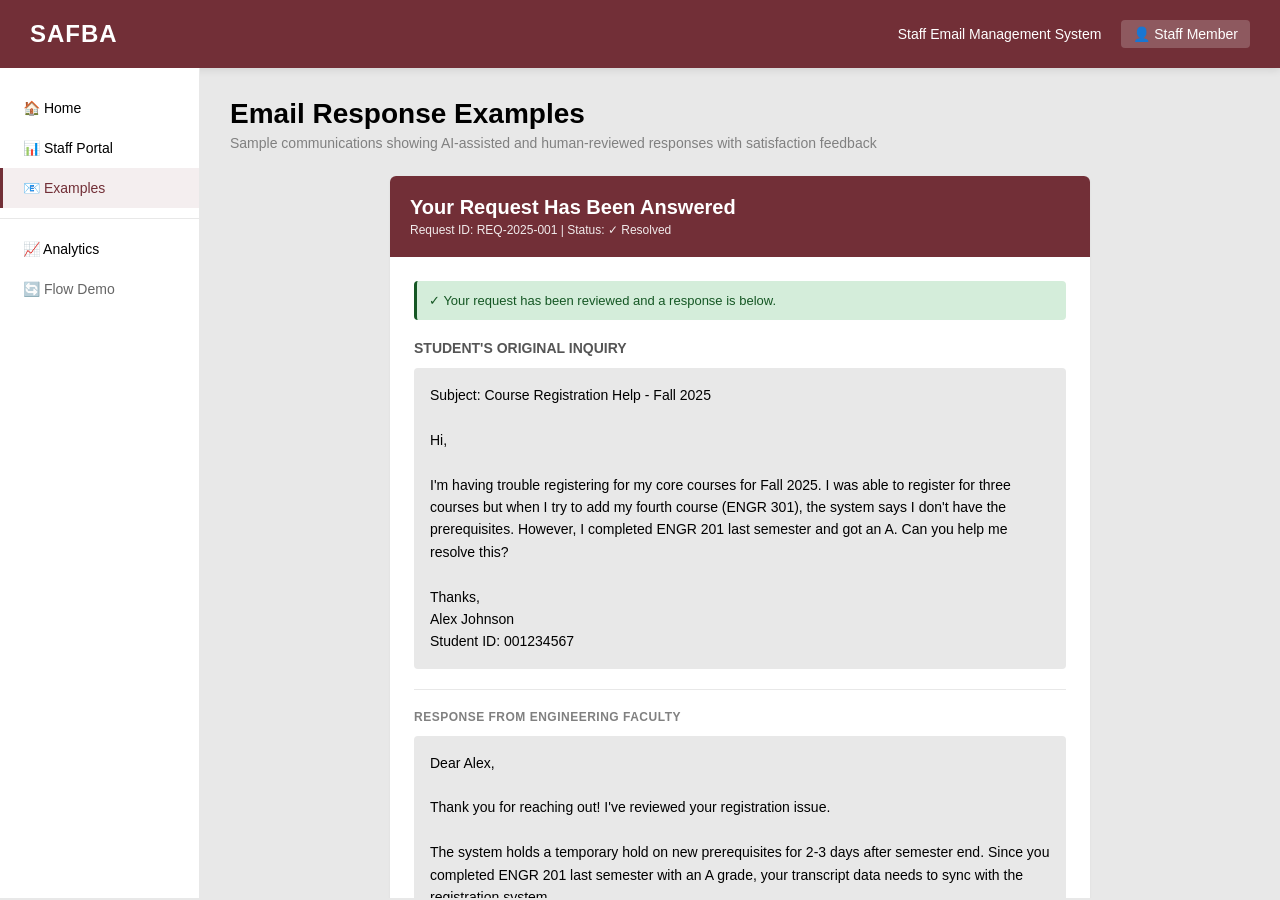
<file: email-examples.html>
<!DOCTYPE html>
<html lang="en">
<head>
    <meta charset="UTF-8">
    <meta name="viewport" content="width=device-width, initial-scale=1.0">
    <title>SAFBA - Email Examples</title>
    <link rel="stylesheet" href="styles.css">
</head>
<body>
    <!-- Header -->
    <header>
        <div class="logo">SAFBA</div>
        <div class="header-info">
            <span>Staff Email Management System</span>
            <div class="user-badge">👤 Staff Member</div>
        </div>
    </header>

    <!-- Main Container -->
    <div class="container">
        <!-- Sidebar -->
        <aside class="sidebar">
            <div class="nav-item"><a href="index.html" style="color: inherit; text-decoration: none; display: block;">🏠 Home</a></div>
            <div class="nav-item"><a href="staff-portal.html" style="color: inherit; text-decoration: none; display: block;">📊 Staff Portal</a></div>
            <div class="nav-item active">📧 Examples</div>
            <div style="border-top: 1px solid var(--light-grey); margin: 10px 0;"></div>
            <div class="nav-item"><a href="analytics.html" style="color: inherit; text-decoration: none; display: block;">📈 Analytics</a></div>
            <div class="nav-item" style="opacity: 0.6;">🔄 Flow Demo</div>
        </aside>

        <!-- Main Content -->
        <div class="main-content">
            <div class="view-section active" style="display: flex !important; flex-direction: column;">
                <div class="dashboard-header">
                    <h1>Email Response Examples</h1>
                    <p>Sample communications showing AI-assisted and human-reviewed responses with satisfaction feedback</p>
                </div>

                <div class="email-container">
                    <!-- Email 1: AI-Assisted Response (Completed) -->
                    <div class="email-card">
                        <div class="email-header">
                            <div class="email-title">Your Request Has Been Answered</div>
                            <div class="email-id">Request ID: REQ-2025-001 | Status: ✓ Resolved</div>
                        </div>
                        <div class="email-body">
                            <div class="status-indicator">
                                ✓ Your request has been reviewed and a response is below.
                            </div>

                            <h3 style="margin-bottom: 12px; font-size: 14px; font-weight: 600; color: var(--dark-grey);">STUDENT'S ORIGINAL INQUIRY</h3>
                            <div class="message-content">
                                Subject: Course Registration Help - Fall 2025<br><br>
                                Hi,<br><br>
                                I'm having trouble registering for my core courses for Fall 2025. I was able to register for three courses but when I try to add my fourth course (ENGR 301), the system says I don't have the prerequisites. However, I completed ENGR 201 last semester and got an A. Can you help me resolve this?<br><br>
                                Thanks,<br>
                                Alex Johnson<br>
                                Student ID: 001234567
                            </div>

                            <div class="response-section">
                                <div class="response-label">RESPONSE FROM ENGINEERING FACULTY</div>
                                <div class="response-text">
                                    Dear Alex,<br><br>
                                    Thank you for reaching out! I've reviewed your registration issue.<br><br>
                                    The system holds a temporary hold on new prerequisites for 2-3 days after semester end. Since you completed ENGR 201 last semester with an A grade, your transcript data needs to sync with the registration system.<br><br>
                                    <strong>Solution:</strong> Please try registering again tomorrow (February 5th). If the hold persists, contact the Registrar's Office at registrar@university.edu and reference your REQ-2025-001 request.<br><br>
                                    If you have additional questions, feel free to reply to this email.<br><br>
                                    Best regards,<br>
                                    Dr. Sarah Chen<br>
                                    Engineering Academic Advising<br>
                                    Faculty of Engineering
                                </div>
                                <div style="font-size: 11px; color: var(--grey); margin-top: 8px;">
                                    <span class="ai-assisted-badge">AI-Assisted</span> <span style="margin-left: 8px;">This response was generated with AI assistance and reviewed by faculty staff before sending.</span>
                                </div>
                            </div>

                            <!-- Satisfaction Rating -->
                            <div class="satisfaction-section">
                                <div class="satisfaction-label">How satisfied are you with this response?</div>
                                <div class="star-rating" id="rating-1">
                                    <span class="star empty" onclick="setRating(1, 1)">★</span>
                                    <span class="star empty" onclick="setRating(1, 2)">★</span>
                                    <span class="star empty" onclick="setRating(1, 3)">★</span>
                                    <span class="star empty" onclick="setRating(1, 4)">★</span>
                                    <span class="star empty" onclick="setRating(1, 5)">★</span>
                                </div>
                                <textarea class="feedback-textarea" id="feedback-1" placeholder="(Optional) Tell us how we can improve..."></textarea>
                                <button class="submit-feedback-btn" onclick="submitFeedback(1)">Submit Feedback</button>
                            </div>
                        </div>
                    </div>

                    <!-- Email 2: Human Response (Complex Case) -->
                    <div class="email-card">
                        <div class="email-header">
                            <div class="email-title">Your Request Has Been Reviewed</div>
                            <div class="email-id">Request ID: REQ-2025-002 | Status: ✓ Resolved</div>
                        </div>
                        <div class="email-body">
                            <div class="status-indicator" style="background-color: #D1ECF1; border-left-color: #0C5460; color: #0C5460;">
                                ✓ Your request required manual review and has been handled by our staff.
                            </div>

                            <h3 style="margin-bottom: 12px; font-size: 14px; font-weight: 600; color: var(--dark-grey);">STUDENT'S ORIGINAL INQUIRY</h3>
                            <div class="message-content">
                                Subject: Program Change Request - Computer Engineering to Software Engineering<br><br>
                                Hi,<br><br>
                                I'm currently in the Computer Engineering program (Year 2) and I've been thinking about switching to Software Engineering. I'm concerned about how this will affect my graduation timeline and transcript. Can I still graduate on time? What courses would I need to retake?<br><br>
                                Thanks,<br>
                                Jordan Martinez<br>
                                Student ID: 001234568
                            </div>

                            <div class="response-section">
                                <div class="response-label">RESPONSE FROM FACULTY ADVISOR</div>
                                <div class="response-text">
                                    Dear Jordan,<br><br>
                                    Thank you for reaching out about your program change request. This is a great question and we're happy to help you navigate this transition.<br><br>
                                    <strong>Program Change Overview:</strong><br>
                                    Good news! Switching from Computer Engineering to Software Engineering is very feasible given your current progress. While there are some differing courses in Years 3-4, many of your Year 1-2 courses will transfer as general engineering credits.<br><br>
                                    <strong>Timeline Impact:</strong> You should still be able to graduate on time (Spring 2027) with careful course planning. We recommend retaking: SOFT 301 (Software Design), SOFT 310 (Databases), and SOFT 401 (Advanced Algorithms).<br><br>
                                    <strong>Next Steps:</strong> I'd like to meet with you to:<br>
                                    • Review your completed courses and transcripts<br>
                                    • Create a customized course plan for Years 3-4<br>
                                    • Ensure all requirements are met<br><br>
                                    Please book a 30-minute advising appointment at: advising.university.edu/bookings<br>
                                    I have availability on Feb 7th, 10th, and 12th.<br><br>
                                    Looking forward to helping you succeed!<br><br>
                                    Best regards,<br>
                                    Prof. Michael Rodriguez<br>
                                    Academic Advisor, Faculty of Engineering
                                </div>
                                <div style="font-size: 11px; color: var(--grey); margin-top: 8px;">
                                    <span style="background-color: #E7E7E7; color: #333; padding: 2px 6px; border-radius: 3px; font-weight: 600; text-transform: uppercase;">Manual Review</span> <span style="margin-left: 8px;">This response required manual review by faculty staff due to complexity.</span>
                                </div>
                            </div>

                            <!-- Satisfaction Rating -->
                            <div class="satisfaction-section">
                                <div class="satisfaction-label">How satisfied are you with this response?</div>
                                <div class="star-rating" id="rating-2">
                                    <span class="star empty" onclick="setRating(2, 1)">★</span>
                                    <span class="star empty" onclick="setRating(2, 2)">★</span>
                                    <span class="star empty" onclick="setRating(2, 3)">★</span>
                                    <span class="star empty" onclick="setRating(2, 4)">★</span>
                                    <span class="star empty" onclick="setRating(2, 5)">★</span>
                                </div>
                                <textarea class="feedback-textarea" id="feedback-2" placeholder="(Optional) Tell us how we can improve..."></textarea>
                                <button class="submit-feedback-btn" onclick="submitFeedback(2)">Submit Feedback</button>
                            </div>
                        </div>
                    </div>

                    <!-- Email 3: In Progress -->
                    <div class="email-card">
                        <div class="email-header">
                            <div class="email-title">Your Request Is Being Processed</div>
                            <div class="email-id">Request ID: REQ-2025-003 | Status: ⏳ In Progress</div>
                        </div>
                        <div class="email-body">
                            <div class="status-indicator" style="background-color: #FFF3CD; border-left-color: #856404; color: #856404;">
                                ⏳ Your request is being reviewed. We'll send you a response within 24 hours.
                            </div>

                            <h3 style="margin-bottom: 12px; font-size: 14px; font-weight: 600; color: var(--dark-grey);">STUDENT'S ORIGINAL INQUIRY</h3>
                            <div class="message-content">
                                Subject: Late Drop Request - ENGR 250<br><br>
                                Hi,<br><br>
                                I'd like to request a late drop for ENGR 250. I have a medical reason for this request and I have documentation from Student Health Services. The normal drop deadline has passed but I believe this qualifies for a late drop exception.<br><br>
                                Attached: Medical Certificate<br><br>
                                Thanks,<br>
                                Casey Kim<br>
                                Student ID: 001234569
                            </div>

                            <div class="response-section" style="opacity: 0.7;">
                                <div class="response-label">STATUS</div>
                                <p style="font-size: 13px; color: var(--grey); line-height: 1.6;">
                                    Your request has been received and we've reviewed your medical documentation. This is being escalated to the Dean of Student Affairs for a final decision on the late drop exception.<br><br>
                                    We typically provide a response within 24-48 hours. You'll receive an email with the decision and next steps.<br><br>
                                    <strong>In the meantime:</strong> Please continue attending class unless you receive approval for the late drop.
                                </p>
                            </div>

                            <!-- No satisfaction rating yet - request in progress -->
                            <div style="background-color: #F0F0F0; padding: 12px; border-radius: 4px; margin-top: 20px; text-align: center; font-size: 12px; color: var(--grey);">
                                Once we send you a response, you'll be able to rate your satisfaction with the service.
                            </div>
                        </div>
                    </div>
                </div>
            </div>
        </div>
    </div>

    <script>
        function setRating(emailId, rating) {
            const ratingContainer = document.getElementById(`rating-${emailId}`);
            const stars = ratingContainer.querySelectorAll('.star');
            
            stars.forEach((star, index) => {
                if (index < rating) {
                    star.classList.remove('empty');
                    star.classList.add('selected');
                } else {
                    star.classList.remove('selected');
                    star.classList.add('empty');
                }
            });
        }

        function submitFeedback(emailId) {
            const ratingContainer = document.getElementById(`rating-${emailId}`);
            const selectedStars = ratingContainer.querySelectorAll('.star:not(.empty)').length;
            const feedbackText = document.getElementById(`feedback-${emailId}`).value;
            const button = event.target;

            if (selectedStars === 0) {
                alert('Please select a star rating before submitting');
                return;
            }

            const feedback = {
                requestId: `REQ-2025-00${emailId}`,
                rating: selectedStars,
                comment: feedbackText,
                timestamp: new Date().toLocaleString()
            };

            console.log('Feedback submitted:', feedback);

            const section = button.closest('.satisfaction-section');
            section.innerHTML = `
                <div class="feedback-submitted">
                    ✓ Thank you! Your feedback has been recorded. This helps us improve our service.
                </div>
            `;
        }
    </script>
</body>
</html>
</file>
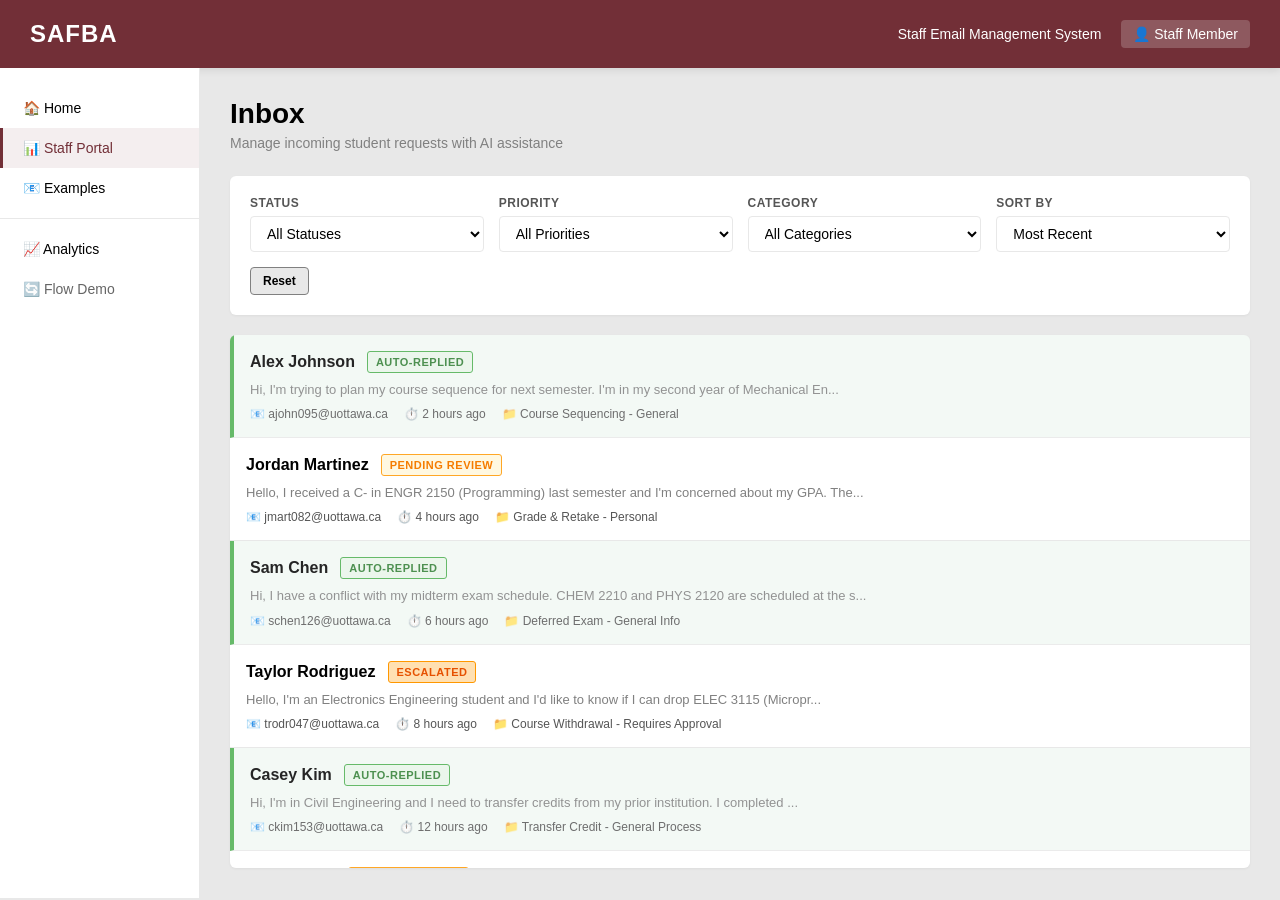
<file: staff-portal.html>
<!DOCTYPE html>
<html lang="en">
<head>
    <meta charset="UTF-8">
    <meta name="viewport" content="width=device-width, initial-scale=1.0">
    <title>SAFBA - Staff Portal</title>
    <link rel="stylesheet" href="styles.css">
</head>
<body>
    <!-- Header -->
    <header>
        <div class="logo">SAFBA</div>
        <div class="header-info">
            <span>Staff Email Management System</span>
            <div class="user-badge">👤 Staff Member</div>
        </div>
    </header>

    <!-- Main Container -->
    <div class="container">
        <!-- Sidebar -->
        <aside class="sidebar">
            <div class="nav-item"><a href="index.html" style="color: inherit; text-decoration: none; display: block;">🏠 Home</a></div>
            <div class="nav-item active">📊 Staff Portal</div>
            <div class="nav-item"><a href="email-examples.html" style="color: inherit; text-decoration: none; display: block;">📧 Examples</a></div>
            <div style="border-top: 1px solid var(--light-grey); margin: 10px 0;"></div>
            <div class="nav-item"><a href="analytics.html" style="color: inherit; text-decoration: none; display: block;">📈 Analytics</a></div>
            <div class="nav-item" style="opacity: 0.6;">🔄 Flow Demo</div>
        </aside>

        <!-- Main Content -->
        <div class="main-content">
            <!-- Dashboard View -->
            <div class="view-section active" style="display: flex !important; flex-direction: column;">
                <div class="dashboard-header">
                    <h1>Inbox</h1>
                    <p>Manage incoming student requests with AI assistance</p>
                </div>

                <!-- Filters -->
                <div class="filters-panel">
                    <div class="filters-grid">
                        <div class="filter-group">
                            <label>Status</label>
                            <select id="filter-status">
                                <option value="">All Statuses</option>
                                <option value="auto-replied">Auto-Replied</option>
                                <option value="pending-review">Pending Review</option>
                                <option value="escalated">Escalated</option>
                                <option value="replied">Manually Replied</option>
                            </select>
                        </div>
                        <div class="filter-group">
                            <label>Priority</label>
                            <select id="filter-priority">
                                <option value="">All Priorities</option>
                                <option value="high">High</option>
                                <option value="medium">Medium</option>
                                <option value="low">Low</option>
                            </select>
                        </div>
                        <div class="filter-group">
                            <label>Category</label>
                            <select id="filter-category">
                                <option value="">All Categories</option>
                                <option value="academic">Academic (All)</option>
                            </select>
                        </div>
                        <div class="filter-group">
                            <label>Sort By</label>
                            <select id="sort-by">
                                <option value="recent">Most Recent</option>
                                <option value="priority">Highest Priority</option>
                            </select>
                        </div>
                        <div class="button-group">
                            <button class="btn-secondary btn-small" onclick="resetFilters()">Reset</button>
                        </div>
                    </div>
                </div>

                <!-- Request List -->
                <div class="request-list" id="request-list">
                    <!-- Populated by JavaScript -->
                </div>
            </div>

            <!-- Detail View (Hidden by default) -->
            <div id="detail-view" class="view-section" style="display: none;">
                <div class="detail-view-content">
                    <div class="detail-main">
                        <div class="detail-back">
                            <button class="back-btn" onclick="backToDashboard()">← Back to Inbox</button>
                        </div>
                        <div class="detail-header" id="detail-header">
                            <!-- Populated by JavaScript -->
                        </div>
                        <div class="detail-section">
                            <h3>Student Message</h3>
                            <div class="message-content" id="detail-message">
                                <!-- Populated by JavaScript -->
                            </div>
                        </div>
                    </div>

                    <!-- AI Suggestions Panel -->
                    <div class="ai-suggestions" id="ai-panel">
                        <!-- Populated by JavaScript -->
                    </div>
                </div>
            </div>
        </div>
    </div>

    <script>
        // Satisfaction Rating System
        function setRating(emailId, rating) {
            const ratingContainer = document.getElementById(`rating-${emailId}`);
            const stars = ratingContainer.querySelectorAll('.star');
            
            stars.forEach((star, index) => {
                if (index < rating) {
                    star.classList.remove('empty');
                    star.classList.add('selected');
                } else {
                    star.classList.remove('selected');
                    star.classList.add('empty');
                }
            });
        }

        function submitFeedback(emailId) {
            const ratingContainer = document.getElementById(`rating-${emailId}`);
            const selectedStars = ratingContainer.querySelectorAll('.star:not(.empty)').length;
            const feedbackText = document.getElementById(`feedback-${emailId}`).value;
            const button = event.target;

            if (selectedStars === 0) {
                alert('Please select a star rating before submitting');
                return;
            }

            const feedback = {
                requestId: `REQ-2025-00${emailId}`,
                rating: selectedStars,
                comment: feedbackText,
                timestamp: new Date().toLocaleString()
            };

            console.log('Feedback submitted:', feedback);

            const section = button.closest('.satisfaction-section');
            section.innerHTML = `
                <div class="feedback-submitted">
                    ✓ Thank you! Your feedback has been recorded. This helps us improve our service.
                </div>
            `;
        }

        // Mock Data
        const mockRequests = [
            {
                id: 1,
                student: "Alex Johnson",
                email: "ajohn095@uottawa.ca",
                receivedTime: "2 hours ago",
                message: "Hi,\n\nI'm trying to plan my course sequence for next semester. I'm in my second year of Mechanical Engineering and I'm unsure which courses to take after completing MECH 2314 (Dynamics). Should I take Thermodynamics or Fluid Mechanics first? What's the recommended order?\n\nThanks,\nAlex Johnson",
                status: "auto-replied",
                priority: "medium",
                category: "academic",
                aiCategory: "Course Sequencing - General",
                aiConfidence: "high",
                responseType: "auto",
                autoResponse: "For Mechanical Engineering, we recommend taking Thermodynamics (MECH 3320) before Fluid Mechanics (MECH 3410) as it provides foundational concepts. However, both can be taken concurrently if needed. Please consult your academic advisor for personalized guidance.",
                suggestedResponse: "For Mechanical Engineering, we recommend taking Thermodynamics (MECH 3320) before Fluid Mechanics (MECH 3410) as it provides foundational concepts. However, both can be taken concurrently if needed. Please consult your academic advisor for personalized guidance."
            },
            {
                id: 2,
                student: "Jordan Martinez",
                email: "jmart082@uottawa.ca",
                receivedTime: "4 hours ago",
                message: "Hello,\n\nI received a C- in ENGR 2150 (Programming) last semester and I'm concerned about my GPA. The course is a prerequisite for my major requirements. Do I need to retake it? What are my options?\n\nThanks,\nJordan Martinez",
                status: "pending-review",
                priority: "high",
                category: "academic",
                aiCategory: "Grade & Retake - Personal",
                aiConfidence: "medium",
                responseType: "manual",
                suggestedResponse: "A grade of C- meets the minimum requirement for prerequisite courses. However, you may retake it for grade replacement if you wish to improve your GPA. Check your degree audit to confirm all prerequisite requirements are satisfied. Contact your academic advisor for individual guidance."
            },
            {
                id: 3,
                student: "Sam Chen",
                email: "schen126@uottawa.ca",
                receivedTime: "6 hours ago",
                message: "Hi,\n\nI have a conflict with my midterm exam schedule. CHEM 2210 and PHYS 2120 are scheduled at the same time on March 15th. How can I arrange a deferred exam? What's the process?\n\nThanks,\nSam",
                status: "auto-replied",
                priority: "high",
                category: "academic",
                aiCategory: "Deferred Exam - General Info",
                aiConfidence: "high",
                responseType: "auto",
                autoResponse: "You can request a deferred exam for exam conflicts. Submit a Deferred Exam Request form (available on the Registrar's website) at least 2 weeks before the exam date. Include documentation of the conflict. We'll work with both departments to schedule an alternative date.",
                suggestedResponse: "You can request a deferred exam for exam conflicts. Submit a Deferred Exam Request form (available on the Registrar's website) at least 2 weeks before the exam date. Include documentation of the conflict. We'll work with both departments to schedule an alternative date."
            },
            {
                id: 4,
                student: "Taylor Rodriguez",
                email: "trodr047@uottawa.ca",
                receivedTime: "8 hours ago",
                message: "Hello,\n\nI'm an Electronics Engineering student and I'd like to know if I can drop ELEC 3115 (Microprocessors) after the add/drop deadline. I'm currently enrolled but realizing it's too challenging alongside my other courses. What are my options?\n\nThanks",
                status: "escalated",
                priority: "high",
                category: "academic",
                aiCategory: "Course Withdrawal - Requires Approval",
                aiConfidence: "medium",
                responseType: "escalate",
                suggestedResponse: "Late drops require department approval. Submit a Late Course Withdrawal Request to the Engineering Advising Office with a brief explanation. The deadline for late drops is April 10th. We recommend meeting with your advisor to discuss alternatives like tutoring support first."
            },
            {
                id: 5,
                student: "Casey Kim",
                email: "ckim153@uottawa.ca",
                receivedTime: "12 hours ago",
                message: "Hi,\n\nI'm in Civil Engineering and I need to transfer credits from my prior institution. I completed courses equivalent to ENGR 1100 (Introduction to Engineering) and MATH 1410 (Calculus I). How do I get these evaluated for transfer credit?\n\nCasey",
                status: "auto-replied",
                priority: "medium",
                category: "academic",
                aiCategory: "Transfer Credit - General Process",
                aiConfidence: "high",
                responseType: "auto",
                autoResponse: "Submit an Official Course Transcript to the Registrar along with course descriptions and syllabi. Our Admissions office will evaluate them for equivalency. This process typically takes 2-3 weeks. You can submit documents via email to registrar@uottawa.ca.",
                suggestedResponse: "Submit an Official Course Transcript to the Registrar along with course descriptions and syllabi. Our Admissions office will evaluate them for equivalency. This process typically takes 2-3 weeks. You can submit documents via email to registrar@uottawa.ca."
            },
            {
                id: 6,
                student: "Morgan Lee",
                email: "mlee089@uottawa.ca",
                receivedTime: "1 day ago",
                message: "Hi,\n\nI'm a 3rd year Software Engineering student and I'd like to register for an independent project (ENGR 4900). Can you confirm that I meet the prerequisites and explain the enrollment process?\n\nThanks",
                status: "pending-review",
                priority: "medium",
                category: "academic",
                aiCategory: "Independent Project - Verification Needed",
                aiConfidence: "medium",
                responseType: "manual",
                suggestedResponse: "ENGR 4900 requires 90+ credits completed and approval from a faculty supervisor. Email the Department Chair with your proposed project topic and preferred supervisor. Once approved, you'll receive a registration code. The deadline to add independent projects is February 15th."
            }
        ];

        let currentSelectedId = null;

        function init() {
            renderRequestList(mockRequests);
            setupEventListeners();
        }

        function renderRequestList(requests = mockRequests) {
            const listContainer = document.getElementById('request-list');
            listContainer.innerHTML = '';

            if (requests.length === 0) {
                listContainer.innerHTML = '<div class="empty-state"><div class="empty-state-icon">📭</div><div class="empty-state-text">No requests found</div></div>';
                return;
            }

            requests.forEach(request => {
                const item = document.createElement('div');
                item.className = 'request-item';
                if (currentSelectedId === request.id) item.classList.add('selected');
                
                // Add visual indicator for auto-replied emails
                if (request.status === 'auto-replied') {
                    item.classList.add('auto-replied');
                }
                
                item.onclick = () => selectRequest(request.id);

                const statusLabel = request.status === 'auto-replied' ? 'Auto-replied' : 
                                   request.status === 'pending-review' ? 'Pending Review' :
                                   request.status === 'escalated' ? 'Escalated' :
                                   request.status.replace('-', ' ');

                item.innerHTML = `
                    <div class="request-content">
                        <div class="request-header">
                            <span class="request-student">${request.student}</span>
                            <span class="request-status status-${request.status}">${statusLabel}</span>
                        </div>
                        <div class="request-preview">${request.message.substring(0, 100)}...</div>
                        <div class="request-meta">
                            <div class="meta-item">📧 ${request.email}</div>
                            <div class="meta-item">⏱️ ${request.receivedTime}</div>
                            <div class="meta-item">📁 ${request.aiCategory}</div>
                        </div>
                    </div>
                `;

                listContainer.appendChild(item);
            });
        }

        function selectRequest(id) {
            currentSelectedId = id;
            const request = mockRequests.find(r => r.id === id);

            const headerDiv = document.getElementById('detail-header');
            headerDiv.innerHTML = `
                <h2>${request.student}</h2>
                <div class="detail-meta">
                    <span>📧 ${request.email}</span>
                    <span>⏱️ Received ${request.receivedTime}</span>
                    <span>Status: <strong>${request.status.replace('-', ' ')}</strong></span>
                </div>
            `;

            document.getElementById('detail-message').textContent = request.message;

            const aiPanel = document.getElementById('ai-panel');
            
            if (request.responseType === 'auto') {
                // Email already auto-replied - show what was sent
                aiPanel.innerHTML = `
                    <div class="ai-header" style="background-color: #e8f5e9;">
                        <div class="ai-icon" style="background-color: #4caf50;">✓</div>
                        Auto-Replied by AI
                    </div>

                    <div style="background-color: #f1f8f4; padding: 12px; border-radius: 6px; margin-bottom: 16px; border-left: 4px solid #4caf50;">
                        ✅ This email has been automatically answered by AI with a standard response.
                    </div>

                    <div class="suggestion-item">
                        <div class="suggestion-label">Category</div>
                        <div class="suggestion-value">${request.aiCategory}</div>
                    </div>

                    <div class="suggestion-item">
                        <div class="suggestion-label">Response Sent</div>
                        <div class="suggestion-value" style="font-size: 13px; line-height: 1.6; padding: 12px; background: white; border-radius: 4px; border: 1px solid #e0e0e0;">${request.autoResponse}</div>
                    </div>

                    <div style="margin-top: 16px; padding: 12px; background-color: #fff3e0; border-radius: 6px; font-size: 12px; color: #e65100;">
                        ℹ️ This was a general question. The student received an immediate automated response based on standard procedures.
                    </div>
                `;
            } else if (request.responseType === 'escalate') {
                // Email needs escalation
                aiPanel.innerHTML = `
                    <div class="ai-header" style="background-color: #fff3e0;">
                        <div class="ai-icon" style="background-color: #ff9800;">⬆️</div>
                        Escalation Required
                    </div>

                    <div style="background-color: #fff8e1; padding: 12px; border-radius: 6px; margin-bottom: 16px; border-left: 4px solid #ff9800;">
                        ⚠️ This request requires specialized approval or handling and has been escalated.
                    </div>

                    <div class="suggestion-item">
                        <div class="suggestion-label">Category</div>
                        <div class="suggestion-value">${request.aiCategory}</div>
                    </div>

                    <div class="suggestion-item">
                        <div class="suggestion-label">Suggested Response Template</div>
                        <div class="suggestion-value" style="font-size: 13px; line-height: 1.5;">${request.suggestedResponse}</div>
                    </div>

                    <div style="margin-top: 16px; padding: 12px; background-color: #ffebee; border-radius: 6px; font-size: 12px; color: #c62828;">
                        🔴 Personal case requiring approval/verification - forwarded to appropriate department.
                    </div>
                `;
            } else {
                // Manual review needed - show suggestions
                aiPanel.innerHTML = `
                    <div class="ai-header">
                        <div class="ai-icon">AI</div>
                        AI Suggestions for Review
                    </div>

                    <div class="ai-disclaimer">
                        ⚠️ This is a personal question requiring human review. AI suggests the following response.
                    </div>

                    <div class="suggestion-item">
                        <div class="suggestion-label">Category</div>
                        <div class="suggestion-value">${request.aiCategory}</div>
                    </div>

                    <div class="suggestion-item">
                        <div class="suggestion-label">Confidence Level</div>
                        <div class="suggestion-value"><span class="ai-confidence confidence-${request.aiConfidence}">●${request.aiConfidence.toUpperCase()}</span></div>
                    </div>

                    <div class="suggestion-item">
                        <div class="suggestion-label">Suggested Response</div>
                        <div class="suggestion-value" style="font-size: 13px; line-height: 1.5;">${request.suggestedResponse}</div>
                    </div>

                    <div class="action-buttons">
                        <button class="btn-accept" onclick="acceptSuggestion(${id})">✓ Accept & Send</button>
                        <button class="btn-edit" onclick="editResponse(${id})">✏️ Edit Before Sending</button>
                        <button class="btn-ignore" onclick="ignoreSuggestion(${id})">✕ Write Custom Response</button>
                    </div>

                    <div style="margin-top: 16px; padding-top: 16px; border-top: 1px solid var(--light-grey);">
                        <button style="width: 100%; background-color: var(--light-grey); color: var(--black); border: 1px solid var(--grey); padding: 10px 12px; border-radius: 4px; cursor: pointer; font-size: 13px; font-weight: 500;" onclick="escalateRequest(${id})">⬆️ Escalate to Specialist</button>
                    </div>
                `;
            }

            document.getElementById('request-list').parentElement.style.display = 'none';
            document.getElementById('detail-view').style.display = 'flex';
            renderRequestList(getCurrentFilteredRequests());
        }

        function backToDashboard() {
            currentSelectedId = null;
            document.getElementById('request-list').parentElement.style.display = 'block';
            document.getElementById('detail-view').style.display = 'none';
            renderRequestList(getCurrentFilteredRequests());
        }

        function getCurrentFilteredRequests() {
            const status = document.getElementById('filter-status').value;
            const priority = document.getElementById('filter-priority').value;
            const category = document.getElementById('filter-category').value;
            const sortBy = document.getElementById('sort-by').value;

            let filtered = mockRequests.filter(r => {
                return (!status || r.status === status) &&
                       (!priority || r.priority.toLowerCase() === priority) &&
                       (!category || r.category === category);
            });

            if (sortBy === 'priority') {
                const priorityOrder = { 'high': 0, 'medium': 1, 'low': 2 };
                filtered.sort((a, b) => priorityOrder[a.priority.toLowerCase()] - priorityOrder[b.priority.toLowerCase()]);
            }

            return filtered;
        }

        function applyFilters() {
            renderRequestList(getCurrentFilteredRequests());
        }

        function resetFilters() {
            document.getElementById('filter-status').value = '';
            document.getElementById('filter-priority').value = '';
            document.getElementById('filter-category').value = '';
            document.getElementById('sort-by').value = 'recent';
            renderRequestList(mockRequests);
        }

        function acceptSuggestion(id) {
            const request = mockRequests.find(r => r.id === id);
            request.status = 'replied';
            alert(`✓ Response sent to ${request.student}!\n\nThe AI-suggested response has been sent.`);
            backToDashboard();
        }

        function editResponse(id) {
            const request = mockRequests.find(r => r.id === id);
            const response = prompt('Edit the response before sending:', request.suggestedResponse);
            if (response !== null) {
                request.suggestedResponse = response;
                request.status = 'replied';
                alert(`✓ Edited response sent to ${request.student}!`);
                backToDashboard();
            }
        }

        function ignoreSuggestion(id) {
            const request = mockRequests.find(r => r.id === id);
            request.status = 'in-progress';
            alert(`Response suggestion ignored for ${request.student}. You can draft your own response.`);
            backToDashboard();
        }

        function escalateRequest(id) {
            const request = mockRequests.find(r => r.id === id);
            alert(`Request from ${request.student} has been escalated to a manager for priority handling.`);
        }

        function setupEventListeners() {
            document.getElementById('filter-status').addEventListener('change', applyFilters);
            document.getElementById('filter-priority').addEventListener('change', applyFilters);
            document.getElementById('filter-category').addEventListener('change', applyFilters);
            document.getElementById('sort-by').addEventListener('change', applyFilters);
        }

        window.addEventListener('load', init);
    </script>
</body>
</html>
</file>
<file: styles.css>
* {
    margin: 0;
    padding: 0;
    box-sizing: border-box;
}

:root {
    --garnet: #722F37;
    --light-garnet: #8B3A47;
    --white: #FFFFFF;
    --black: #000000;
    --grey: #808080;
    --light-grey: #E8E8E8;
    --dark-grey: #555555;
}

body {
    font-family: -apple-system, BlinkMacSystemFont, 'Segoe UI', Roboto, Oxygen, Ubuntu, Cantarell, sans-serif;
    background-color: var(--light-grey);
    color: var(--black);
}

/* Header */
header {
    background-color: var(--garnet);
    color: var(--white);
    padding: 20px 30px;
    box-shadow: 0 2px 8px rgba(0, 0, 0, 0.1);
    display: flex;
    justify-content: space-between;
    align-items: center;
}

.logo {
    font-size: 24px;
    font-weight: 700;
    letter-spacing: 1px;
}

.header-info {
    display: flex;
    gap: 20px;
    align-items: center;
    font-size: 14px;
}

.user-badge {
    background-color: rgba(255, 255, 255, 0.2);
    padding: 6px 12px;
    border-radius: 4px;
}

/* Main Container */
.container {
    display: flex;
    height: calc(100vh - 70px);
}

/* Sidebar Navigation */
.sidebar {
    width: 200px;
    background-color: var(--white);
    border-right: 1px solid var(--light-grey);
    padding: 20px 0;
}

.nav-item {
    padding: 12px 20px;
    cursor: pointer;
    border-left: 3px solid transparent;
    transition: all 0.2s;
    font-size: 14px;
    font-weight: 500;
}

.nav-item:hover {
    background-color: var(--light-grey);
    color: var(--garnet);
}

.nav-item.active {
    border-left-color: var(--garnet);
    background-color: rgba(114, 47, 55, 0.08);
    color: var(--garnet);
}

/* Main Content */
.main-content {
    flex: 1;
    display: flex;
    flex-direction: column;
    overflow: hidden;
}

/* View Sections */
.view-section {
    display: none;
    flex: 1;
    overflow: auto;
    padding: 30px;
}

.view-section.active {
    display: flex;
    flex-direction: column;
}

/* Dashboard View */
#dashboard-view {
    flex-direction: column;
}

#analytics-view {
    flex-direction: column;
}

.dashboard-header {
    margin-bottom: 25px;
}

.dashboard-header h1 {
    font-size: 28px;
    margin-bottom: 5px;
    color: var(--black);
}

.dashboard-header p {
    color: var(--grey);
    font-size: 14px;
}

/* Filters Panel */
.filters-panel {
    background-color: var(--white);
    padding: 20px;
    border-radius: 6px;
    margin-bottom: 20px;
    box-shadow: 0 1px 3px rgba(0, 0, 0, 0.05);
}

.filters-grid {
    display: grid;
    grid-template-columns: repeat(auto-fit, minmax(200px, 1fr));
    gap: 15px;
    align-items: end;
}

.filter-group {
    display: flex;
    flex-direction: column;
}

.filter-group label {
    font-size: 12px;
    font-weight: 600;
    color: var(--dark-grey);
    margin-bottom: 6px;
    text-transform: uppercase;
    letter-spacing: 0.5px;
}

select, input {
    padding: 8px 12px;
    border: 1px solid var(--light-grey);
    border-radius: 4px;
    font-size: 14px;
    background-color: var(--white);
    color: var(--black);
    cursor: pointer;
}

input:focus, select:focus {
    outline: none;
    border-color: var(--garnet);
    box-shadow: 0 0 0 3px rgba(114, 47, 55, 0.1);
}

.button-group {
    display: flex;
    gap: 10px;
}

button {
    padding: 8px 16px;
    border: none;
    border-radius: 4px;
    font-size: 14px;
    font-weight: 600;
    cursor: pointer;
    transition: all 0.2s;
}

.btn-primary {
    background-color: var(--garnet);
    color: var(--white);
}

.btn-primary:hover {
    background-color: var(--light-garnet);
}

.btn-secondary {
    background-color: var(--light-grey);
    color: var(--black);
    border: 1px solid var(--grey);
}

.btn-secondary:hover {
    background-color: #D0D0D0;
}

.btn-small {
    padding: 6px 12px;
    font-size: 12px;
}

/* Request List */
.request-list {
    background-color: var(--white);
    border-radius: 6px;
    overflow: hidden;
    box-shadow: 0 1px 3px rgba(0, 0, 0, 0.05);
    flex: 1;
    overflow-y: auto;
}

.request-item {
    border-bottom: 1px solid var(--light-grey);
    padding: 16px;
    cursor: pointer;
    transition: all 0.2s;
    display: flex;
    justify-content: space-between;
    align-items: center;
}

.request-item:hover {
    background-color: rgba(114, 47, 55, 0.04);
}

.request-item.selected {
    background-color: rgba(114, 47, 55, 0.08);
    border-left: 3px solid var(--garnet);
}

.request-content {
    flex: 1;
    min-width: 0;
}

.request-header {
    display: flex;
    align-items: center;
    gap: 12px;
    margin-bottom: 8px;
}

.request-student {
    font-weight: 600;
    color: var(--black);
}

.request-status {
    font-size: 11px;
    padding: 4px 8px;
    border-radius: 3px;
    font-weight: 600;
    text-transform: uppercase;
    letter-spacing: 0.5px;
}

.status-new {
    background-color: #FFF3CD;
    color: #856404;
}

.status-in-progress {
    background-color: #D1ECF1;
    color: #0C5460;
}

.status-replied {
    background-color: #D4EDDA;
    color: #155724;
}

.status-auto-replied {
    background-color: #E8F5E9;
    color: #2E7D32;
    border: 1px solid #4CAF50;
}

.status-pending-review {
    background-color: #FFF8E1;
    color: #F57C00;
    border: 1px solid #FFA726;
}

.status-escalated {
    background-color: #FFE0B2;
    color: #E65100;
    border: 1px solid #FF9800;
}

/* Visual indicator for auto-replied items */
.request-item.auto-replied {
    background-color: #F1F8F4;
    border-left: 4px solid #4CAF50;
    opacity: 0.85;
}

.request-item.auto-replied:hover {
    opacity: 1;
    background-color: #E8F5E9;
}

.request-preview {
    font-size: 13px;
    color: var(--grey);
    margin-bottom: 8px;
    line-height: 1.4;
    overflow: hidden;
    text-overflow: ellipsis;
    display: -webkit-box;
    -webkit-line-clamp: 2;
    -webkit-box-orient: vertical;
}

.request-meta {
    display: flex;
    gap: 16px;
    font-size: 12px;
    color: var(--dark-grey);
}

.meta-item {
    display: flex;
    align-items: center;
    gap: 4px;
}

.ai-confidence {
    padding: 2px 6px;
    border-radius: 3px;
    font-weight: 600;
    font-size: 11px;
    text-transform: uppercase;
}

.confidence-high {
    background-color: #D4EDDA;
    color: #155724;
}

.confidence-medium {
    background-color: #FFF3CD;
    color: #856404;
}

.confidence-low {
    background-color: #F8D7DA;
    color: #721C24;
}

/* Detail View */
#detail-view {
    grid-template-columns: 1fr 350px;
    gap: 20px;
}

.detail-view-content {
    display: grid;
    grid-template-columns: 1fr 350px;
    gap: 20px;
    flex: 1;
    overflow: auto;
}

.detail-main {
    background-color: var(--white);
    border-radius: 6px;
    padding: 24px;
    box-shadow: 0 1px 3px rgba(0, 0, 0, 0.05);
}

.detail-back {
    margin-bottom: 20px;
}

.back-btn {
    color: var(--garnet);
    cursor: pointer;
    font-weight: 600;
    font-size: 14px;
    background: none;
    border: none;
    padding: 0;
}

.back-btn:hover {
    text-decoration: underline;
}

.detail-header {
    border-bottom: 2px solid var(--light-grey);
    padding-bottom: 16px;
    margin-bottom: 20px;
}

.detail-header h2 {
    font-size: 22px;
    margin-bottom: 8px;
}

.detail-meta {
    display: flex;
    gap: 20px;
    font-size: 13px;
    color: var(--grey);
}

.detail-section {
    margin-bottom: 24px;
}

.detail-section h3 {
    font-size: 14px;
    font-weight: 600;
    text-transform: uppercase;
    color: var(--dark-grey);
    letter-spacing: 0.5px;
    margin-bottom: 12px;
    border-bottom: 1px solid var(--light-grey);
    padding-bottom: 8px;
}

.message-content {
    background-color: var(--light-grey);
    padding: 16px;
    border-radius: 4px;
    line-height: 1.6;
    color: var(--black);
    font-size: 14px;
}

/* AI Suggestions Panel */
.ai-suggestions {
    background-color: var(--white);
    border-radius: 6px;
    padding: 20px;
    box-shadow: 0 1px 3px rgba(0, 0, 0, 0.05);
    height: fit-content;
    position: sticky;
    top: 20px;
}

.ai-header {
    display: flex;
    align-items: center;
    gap: 8px;
    margin-bottom: 16px;
    font-weight: 600;
    color: var(--garnet);
}

.ai-icon {
    width: 20px;
    height: 20px;
    background-color: var(--garnet);
    border-radius: 50%;
    display: flex;
    align-items: center;
    justify-content: center;
    color: var(--white);
    font-size: 12px;
    font-weight: 700;
}

.suggestion-item {
    margin-bottom: 16px;
    padding-bottom: 16px;
    border-bottom: 1px solid var(--light-grey);
}

.suggestion-item:last-child {
    border-bottom: none;
    margin-bottom: 0;
    padding-bottom: 0;
}

.suggestion-label {
    font-size: 11px;
    font-weight: 600;
    color: var(--grey);
    text-transform: uppercase;
    letter-spacing: 0.5px;
    margin-bottom: 6px;
}

.suggestion-value {
    font-size: 14px;
    font-weight: 500;
    color: var(--black);
}

.ai-disclaimer {
    background-color: rgba(114, 47, 55, 0.08);
    border-left: 3px solid var(--garnet);
    padding: 12px;
    border-radius: 4px;
    font-size: 12px;
    color: var(--dark-grey);
    line-height: 1.5;
    margin-bottom: 16px;
}

.action-buttons {
    display: flex;
    flex-direction: column;
    gap: 8px;
}

.action-buttons button {
    width: 100%;
    text-align: left;
    padding: 10px 12px;
    font-size: 13px;
}

.btn-accept {
    background-color: var(--garnet);
    color: var(--white);
}

.btn-accept:hover {
    background-color: var(--light-garnet);
}

.btn-edit {
    background-color: var(--light-grey);
    color: var(--black);
    border: 1px solid var(--grey);
}

.btn-edit:hover {
    background-color: #D0D0D0;
}

.btn-ignore {
    background-color: var(--white);
    color: var(--grey);
    border: 1px solid var(--light-grey);
}

.btn-ignore:hover {
    background-color: var(--light-grey);
}

/* Email View */
#student-view {
    flex-direction: column;
}

.email-container {
    max-width: 700px;
    margin: 0 auto;
}

.email-card {
    background-color: var(--white);
    border-radius: 6px;
    box-shadow: 0 1px 3px rgba(0, 0, 0, 0.05);
    margin-bottom: 20px;
}

.email-header {
    background-color: var(--garnet);
    color: var(--white);
    padding: 20px;
    border-radius: 6px 6px 0 0;
}

.email-title {
    font-size: 20px;
    font-weight: 600;
    margin-bottom: 4px;
}

.email-id {
    font-size: 12px;
    opacity: 0.9;
}

.email-body {
    padding: 24px;
}

.status-indicator {
    margin-bottom: 20px;
    padding: 12px;
    border-radius: 4px;
    background-color: #D4EDDA;
    border-left: 3px solid #155724;
    color: #155724;
    font-size: 13px;
}

.response-section {
    margin-top: 20px;
    padding-top: 20px;
    border-top: 1px solid var(--light-grey);
}

.response-label {
    font-size: 12px;
    font-weight: 600;
    color: var(--grey);
    text-transform: uppercase;
    letter-spacing: 0.5px;
    margin-bottom: 12px;
}

.response-text {
    background-color: var(--light-grey);
    padding: 16px;
    border-radius: 4px;
    line-height: 1.6;
    color: var(--black);
    font-size: 14px;
    margin-bottom: 12px;
}

.ai-assisted-badge {
    display: inline-block;
    background-color: var(--garnet);
    color: var(--white);
    padding: 4px 8px;
    border-radius: 3px;
    font-size: 11px;
    font-weight: 600;
    text-transform: uppercase;
}

/* Satisfaction Rating */
.satisfaction-section {
    background-color: #F5F5F5;
    border: 1px solid var(--light-grey);
    border-radius: 4px;
    padding: 16px;
    margin-top: 20px;
}

.satisfaction-label {
    font-size: 13px;
    font-weight: 600;
    color: var(--dark-grey);
    margin-bottom: 12px;
    text-transform: uppercase;
    letter-spacing: 0.5px;
}

.star-rating {
    display: flex;
    gap: 8px;
    margin-bottom: 12px;
}

.star {
    font-size: 28px;
    cursor: pointer;
    transition: all 0.2s;
    user-select: none;
}

.star:hover,
.star.selected {
    transform: scale(1.2);
    filter: drop-shadow(0 0 4px rgba(114, 47, 55, 0.3));
}

.star.empty {
    opacity: 0.3;
}

.feedback-textarea {
    width: 100%;
    padding: 10px;
    border: 1px solid var(--light-grey);
    border-radius: 4px;
    font-family: -apple-system, BlinkMacSystemFont, 'Segoe UI', Roboto, Oxygen, Ubuntu, Cantarell, sans-serif;
    font-size: 13px;
    resize: vertical;
    min-height: 80px;
    margin-bottom: 10px;
}

.feedback-textarea:focus {
    outline: none;
    border-color: var(--garnet);
    box-shadow: 0 0 0 3px rgba(114, 47, 55, 0.1);
}

.submit-feedback-btn {
    background-color: var(--garnet);
    color: var(--white);
    padding: 8px 16px;
    border: none;
    border-radius: 4px;
    cursor: pointer;
    font-size: 13px;
    font-weight: 600;
    transition: all 0.2s;
}

.submit-feedback-btn:hover {
    background-color: var(--light-garnet);
}

.submit-feedback-btn:disabled {
    opacity: 0.5;
    cursor: not-allowed;
}

.feedback-submitted {
    background-color: #D4EDDA;
    border: 1px solid #C3E6CB;
    color: #155724;
    padding: 10px;
    border-radius: 4px;
    font-size: 12px;
    text-align: center;
}

.empty-state {
    display: flex;
    flex-direction: column;
    align-items: center;
    justify-content: center;
    height: 400px;
    color: var(--grey);
    text-align: center;
}

.empty-state-icon {
    font-size: 48px;
    margin-bottom: 16px;
    opacity: 0.5;
}

.empty-state-text {
    font-size: 16px;
    font-weight: 500;
    margin-bottom: 8px;
}

/* Home Page Styles */
.home-view {
    display: flex;
    flex-direction: column;
    padding: 40px 30px;
    background: linear-gradient(135deg, rgba(114, 47, 55, 0.05) 0%, rgba(255, 255, 255, 1) 100%);
}

.home-header {
    text-align: center;
    margin-bottom: 50px;
    max-width: 900px;
    margin-left: auto;
    margin-right: auto;
    padding: 30px;
    background: linear-gradient(135deg, rgba(114, 47, 55, 0.03) 0%, rgba(255, 255, 255, 0.8) 100%);
    border-radius: 12px;
    box-shadow: 0 4px 12px rgba(0, 0, 0, 0.05);
}

.home-title {
    font-size: 56px;
    font-weight: 800;
    color: var(--garnet);
    margin-bottom: 20px;
    letter-spacing: -1px;
    line-height: 1.2;
}

.home-subtitle {
    font-size: 24px;
    font-weight: 600;
    color: var(--dark-grey);
    margin-bottom: 25px;
    line-height: 1.5;
}

.home-description {
    font-size: 16px;
    color: var(--dark-grey);
    line-height: 1.9;
    margin-bottom: 35px;
    max-width: 750px;
    margin-left: auto;
    margin-right: auto;
}

.feature-list {
    display: grid;
    grid-template-columns: repeat(3, 1fr);
    gap: 25px;
    margin-bottom: 40px;
    font-size: 15px;
    color: var(--dark-grey);
}

.feature-item {
    display: flex;
    align-items: flex-start;
    gap: 12px;
}

.feature-icon {
    font-size: 28px;
    margin-top: 2px;
    flex-shrink: 0;
}

.feature-text {
    line-height: 1.5;
}

.module-grid {
    display: grid;
    grid-template-columns: repeat(auto-fit, minmax(280px, 1fr));
    gap: 24px;
    max-width: 1200px;
    margin: 0 auto;
    width: 100%;
}

.module-card {
    background: var(--white);
    border-radius: 8px;
    padding: 28px;
    box-shadow: 0 2px 8px rgba(0, 0, 0, 0.08);
    cursor: pointer;
    transition: all 0.3s ease;
    border: 2px solid transparent;
    display: flex;
    flex-direction: column;
}

.module-card:hover {
    transform: translateY(-4px);
    box-shadow: 0 8px 20px rgba(114, 47, 55, 0.15);
    border-color: var(--garnet);
}

.module-icon {
    font-size: 48px;
    margin-bottom: 16px;
}

.module-title {
    font-size: 18px;
    font-weight: 600;
    color: var(--black);
    margin-bottom: 10px;
}

.module-description {
    font-size: 13px;
    color: var(--grey);
    line-height: 1.6;
    margin-bottom: 20px;
    flex-grow: 1;
}

.module-features {
    background-color: var(--light-grey);
    padding: 12px;
    border-radius: 4px;
    margin-bottom: 16px;
    font-size: 12px;
    color: var(--dark-grey);
}

.module-features ul {
    list-style: none;
    margin: 0;
    padding: 0;
}

.module-features li {
    padding: 4px 0;
    padding-left: 20px;
    position: relative;
}

.module-features li:before {
    content: "✓";
    position: absolute;
    left: 0;
    color: var(--garnet);
    font-weight: 600;
}

.module-link {
    display: inline-block;
    background-color: var(--garnet);
    color: var(--white);
    padding: 10px 16px;
    border-radius: 4px;
    text-decoration: none;
    font-size: 13px;
    font-weight: 600;
    transition: all 0.2s;
    border: none;
    cursor: pointer;
    width: 100%;
    text-align: center;
}

.module-link:hover {
    background-color: var(--light-garnet);
}

.badge-new {
    display: inline-block;
    background-color: #28a745;
    color: white;
    padding: 2px 6px;
    border-radius: 3px;
    font-size: 10px;
    font-weight: 600;
    text-transform: uppercase;
    margin-left: 8px;
}

.badge-beta {
    display: inline-block;
    background-color: #ffc107;
    color: #333;
    padding: 2px 6px;
    border-radius: 3px;
    font-size: 10px;
    font-weight: 600;
    text-transform: uppercase;
    margin-left: 8px;
}

.footer-note {
    text-align: center;
    margin-top: 40px;
    padding-top: 20px;
    border-top: 1px solid var(--light-grey);
    font-size: 12px;
    color: var(--grey);
}

/* Analytics Dashboard */
.kpi-grid {
    display: grid;
    grid-template-columns: repeat(auto-fit, minmax(200px, 1fr));
    gap: 20px;
    margin-bottom: 30px;
}

.kpi-card {
    background-color: var(--white);
    border-radius: 6px;
    padding: 20px;
    box-shadow: 0 1px 3px rgba(0, 0, 0, 0.05);
    border-left: 4px solid var(--garnet);
}

.kpi-label {
    font-size: 12px;
    font-weight: 600;
    color: var(--grey);
    text-transform: uppercase;
    letter-spacing: 0.5px;
    margin-bottom: 8px;
}

.kpi-value {
    font-size: 32px;
    font-weight: 700;
    color: var(--garnet);
    margin-bottom: 6px;
}

.kpi-change {
    font-size: 12px;
    color: #28a745;
    font-weight: 600;
}

.kpi-change.negative {
    color: #dc3545;
}

.chart-container {
    background-color: var(--white);
    border-radius: 6px;
    padding: 20px;
    box-shadow: 0 1px 3px rgba(0, 0, 0, 0.05);
    margin-bottom: 20px;
}

.chart-title {
    font-size: 16px;
    font-weight: 600;
    color: var(--black);
    margin-bottom: 16px;
}

.chart-placeholder {
    background-color: var(--light-grey);
    border: 2px dashed #ccc;
    border-radius: 4px;
    padding: 40px;
    text-align: center;
    color: var(--grey);
    font-size: 14px;
}

.stat-row {
    display: flex;
    justify-content: space-between;
    padding: 12px 0;
    border-bottom: 1px solid var(--light-grey);
    font-size: 13px;
}

.stat-row:last-child {
    border-bottom: none;
}

.stat-label {
    color: var(--dark-grey);
    font-weight: 500;
}

.stat-value {
    color: var(--black);
    font-weight: 600;
}

.stat-bar {
    background-color: var(--light-grey);
    height: 20px;
    border-radius: 3px;
    margin-top: 8px;
    overflow: hidden;
}

.stat-bar-fill {
    background-color: var(--garnet);
    height: 100%;
    transition: width 0.3s ease;
}

/* Responsive */
@media (max-width: 1024px) {
    .detail-view-content {
        grid-template-columns: 1fr;
    }

    .ai-suggestions {
        position: static;
    }

    .feature-list {
        grid-template-columns: 1fr;
    }

    .module-grid {
        grid-template-columns: repeat(auto-fit, minmax(250px, 1fr));
    }

    .kpi-grid {
        grid-template-columns: repeat(2, 1fr);
    }
}

@media (max-width: 768px) {
    .sidebar {
        width: 150px;
    }

    .filters-grid {
        grid-template-columns: 1fr;
    }

    .home-title {
        font-size: 32px;
    }

    .home-subtitle {
        font-size: 16px;
    }

    .module-grid {
        grid-template-columns: 1fr;
    }

    .kpi-grid {
        grid-template-columns: 1fr;
    }

    .feature-list {
        grid-template-columns: 1fr;
    }
}
</file>
